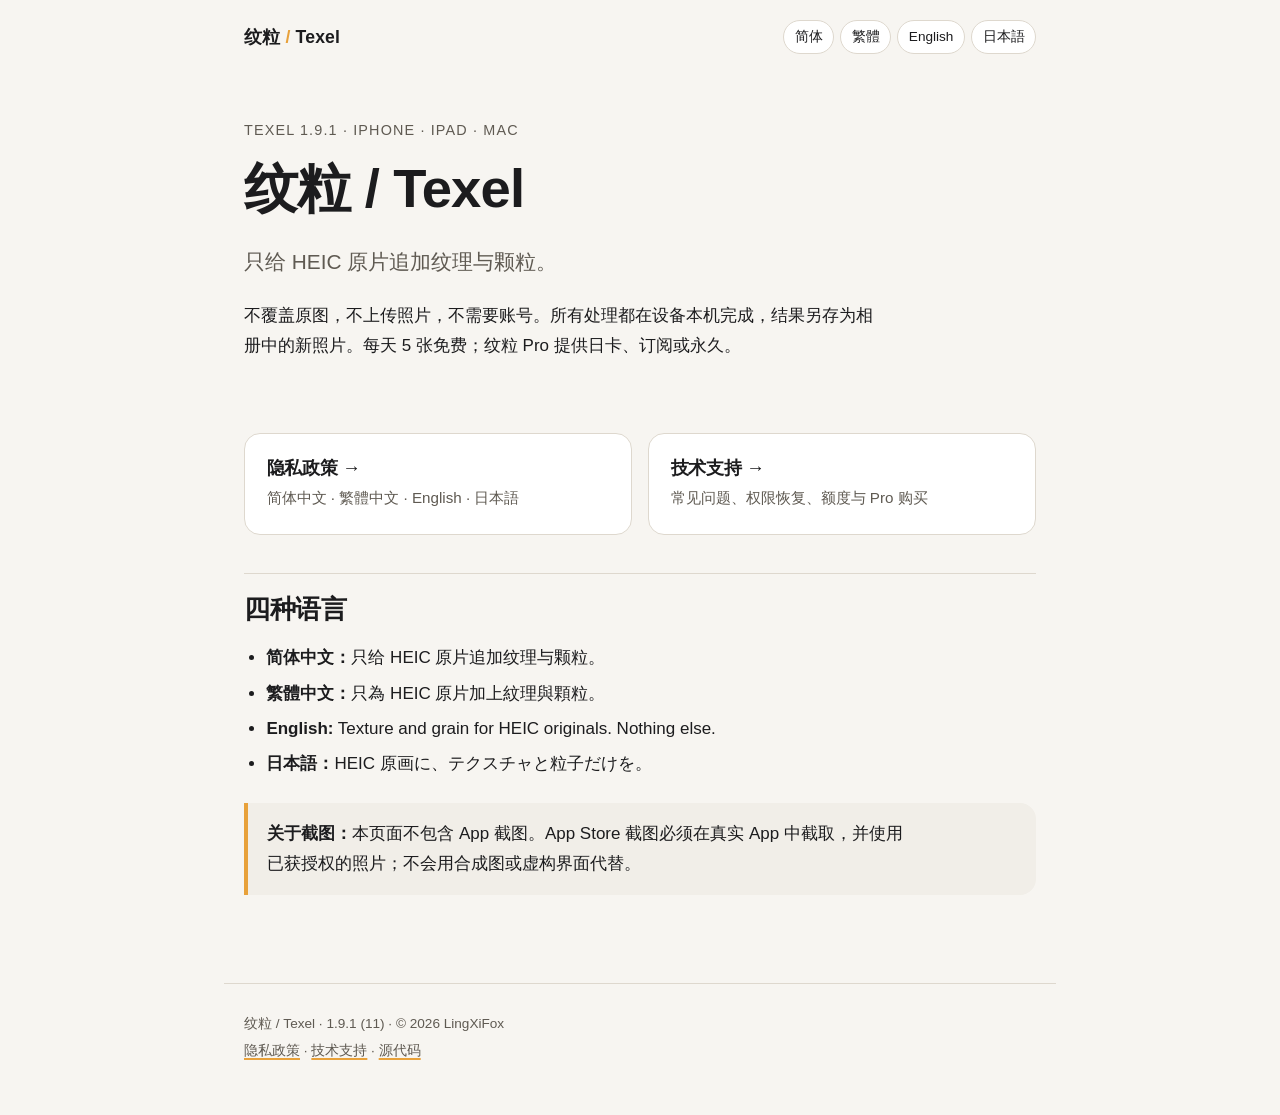
<file: docs/index.html>
<!doctype html>
<html lang="zh-Hans">
<head>
  <meta charset="utf-8">
  <meta name="viewport" content="width=device-width, initial-scale=1">
  <meta name="color-scheme" content="light dark">
  <title>纹粒 / Texel — 隐私与支持</title>
  <meta name="description" content="纹粒 / Texel 的隐私政策与技术支持页面。为 iPhone 16 / 17 HEIC 原片追加纹理与颗粒。">
  <link rel="stylesheet" href="styles.css">
</head>
<body>
  <a class="skip-link" href="#main">跳到主要内容</a>
  <header class="site-header">
    <a class="brand" href="./">纹粒 <span aria-hidden="true">/</span> Texel</a>
    <nav class="lang-nav" aria-label="语言 / Language">
      <a href="#zh-Hans" lang="zh-Hans">简体</a>
      <a href="#zh-Hant" lang="zh-Hant">繁體</a>
      <a href="#en" lang="en">English</a>
      <a href="#ja" lang="ja">日本語</a>
    </nav>
  </header>

  <main id="main">
    <section class="hero" lang="zh-Hans">
      <p class="eyebrow">Texel 1.9.1 · iPhone · iPad · Mac</p>
      <h1>纹粒 <span aria-hidden="true">/</span> Texel</h1>
      <p class="lede">只给 HEIC 原片追加纹理与颗粒。</p>
      <p>不覆盖原图，不上传照片，不需要账号。所有处理都在设备本机完成，结果另存为相册中的新照片。每天 5 张免费；纹粒 Pro 提供日卡、订阅或永久。</p>
    </section>

    <div class="card-grid">
      <a class="card" href="privacy/">
        <h2>隐私政策 <span aria-hidden="true">→</span></h2>
        <p>简体中文 · 繁體中文 · English · 日本語</p>
      </a>
      <a class="card" href="support/">
        <h2>技术支持 <span aria-hidden="true">→</span></h2>
        <p>常见问题、权限恢复、额度与 Pro 购买</p>
      </a>
    </div>

    <section aria-labelledby="taglines">
      <h2 id="taglines">四种语言</h2>
      <ul>
        <li id="zh-Hans" lang="zh-Hans"><strong>简体中文：</strong>只给 HEIC 原片追加纹理与颗粒。</li>
        <li id="zh-Hant" lang="zh-Hant"><strong>繁體中文：</strong>只為 HEIC 原片加上紋理與顆粒。</li>
        <li id="en" lang="en"><strong>English:</strong> Texture and grain for HEIC originals. Nothing else.</li>
        <li id="ja" lang="ja"><strong>日本語：</strong>HEIC 原画に、テクスチャと粒子だけを。</li>
      </ul>
    </section>

    <div class="callout">
      <p><strong>关于截图：</strong>本页面不包含 App 截图。App Store 截图必须在真实 App 中截取，并使用已获授权的照片；不会用合成图或虚构界面代替。</p>
    </div>
  </main>

  <footer class="site-footer">
    <p>纹粒 / Texel · 1.9.1 (11) · © 2026 LingXiFox</p>
    <p><a href="privacy/">隐私政策</a> · <a href="support/">技术支持</a> · <a href="https://github.com/LingXiFox/LingXiStyle">源代码</a></p>
  </footer>
</body>
</html>
</file>
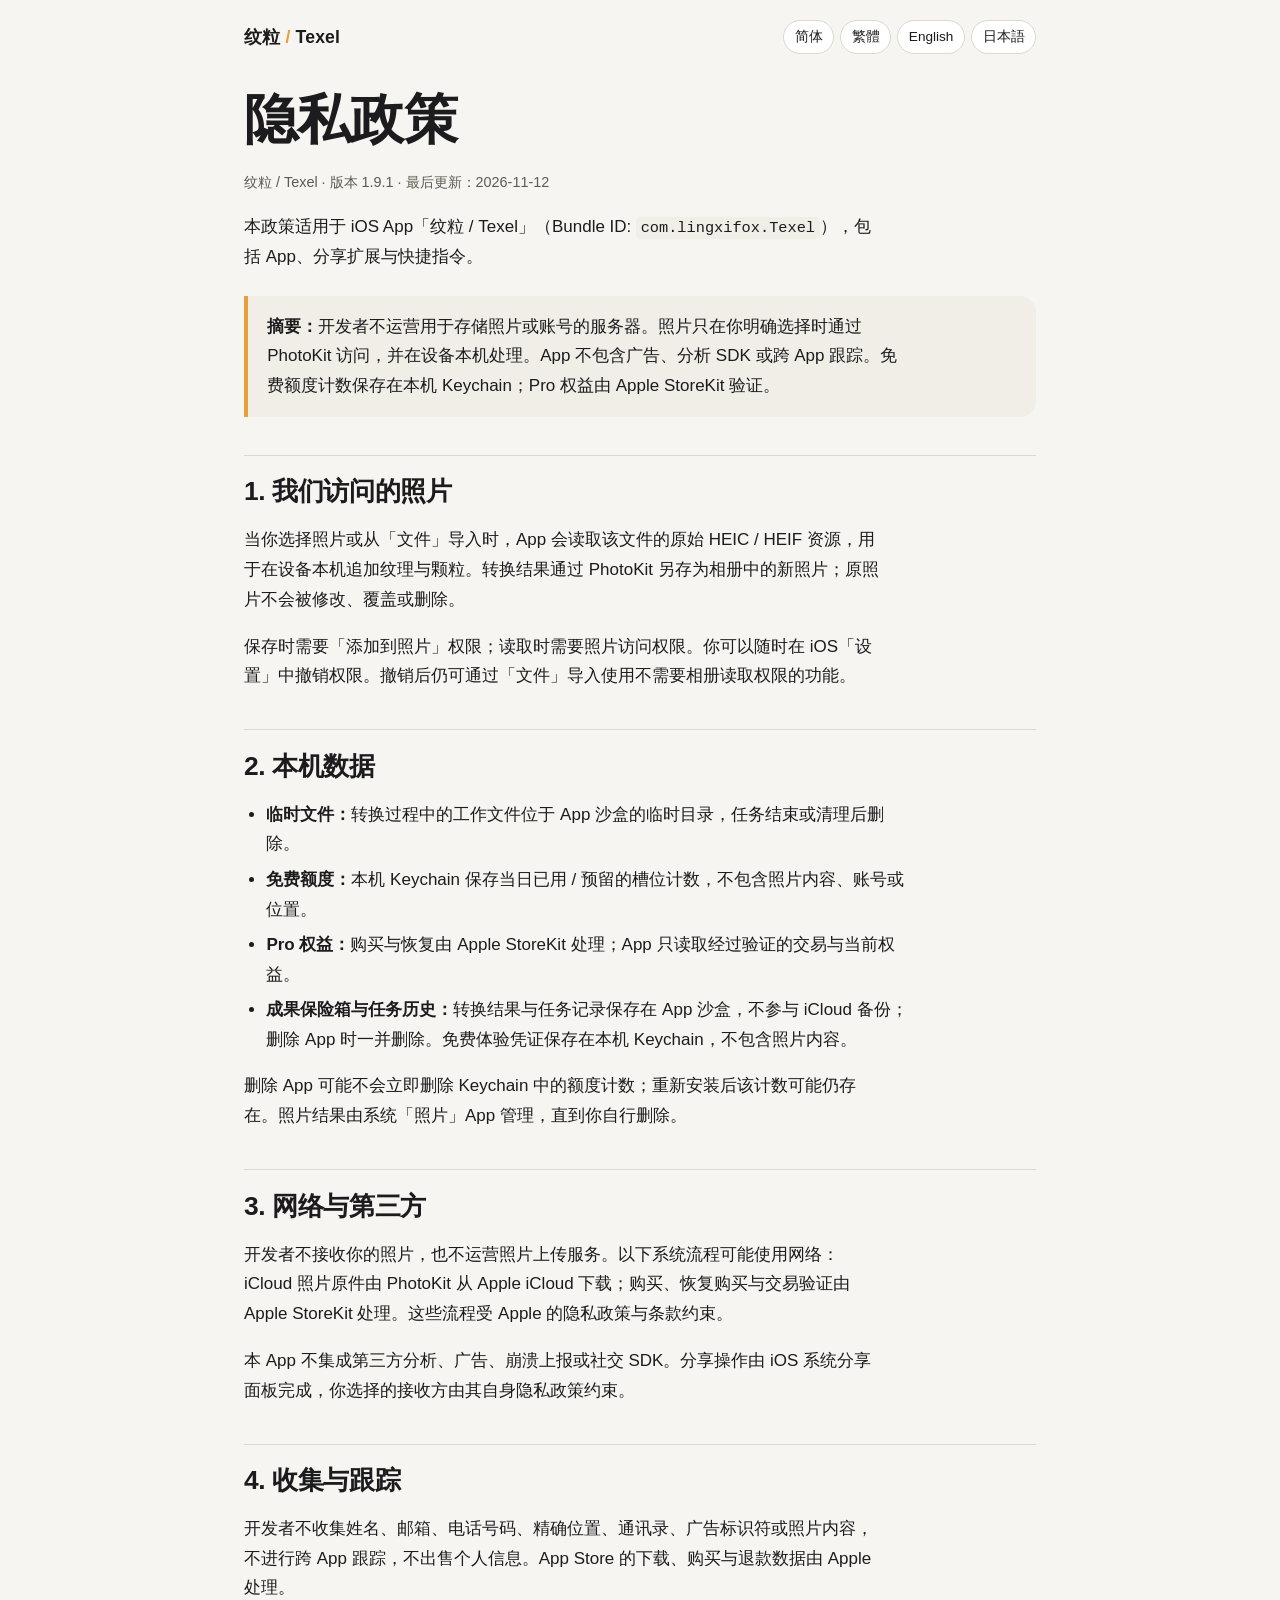
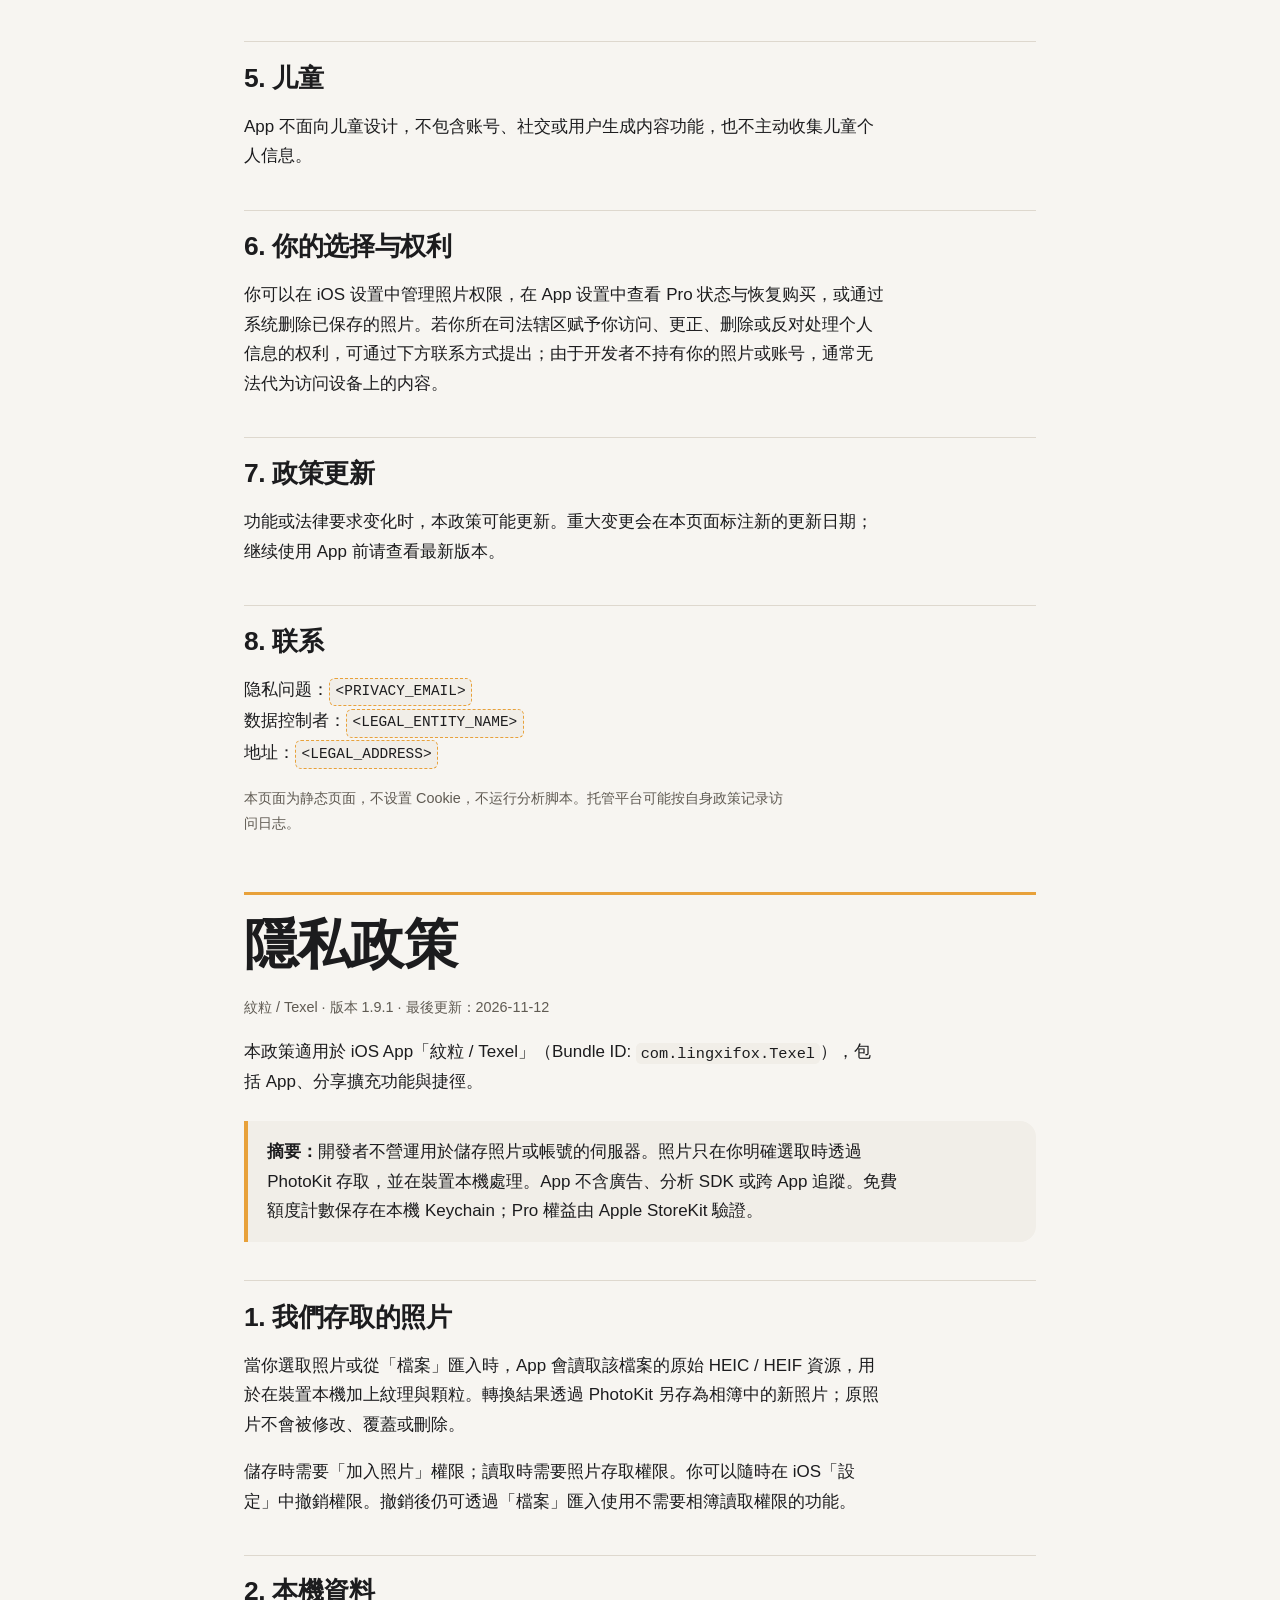
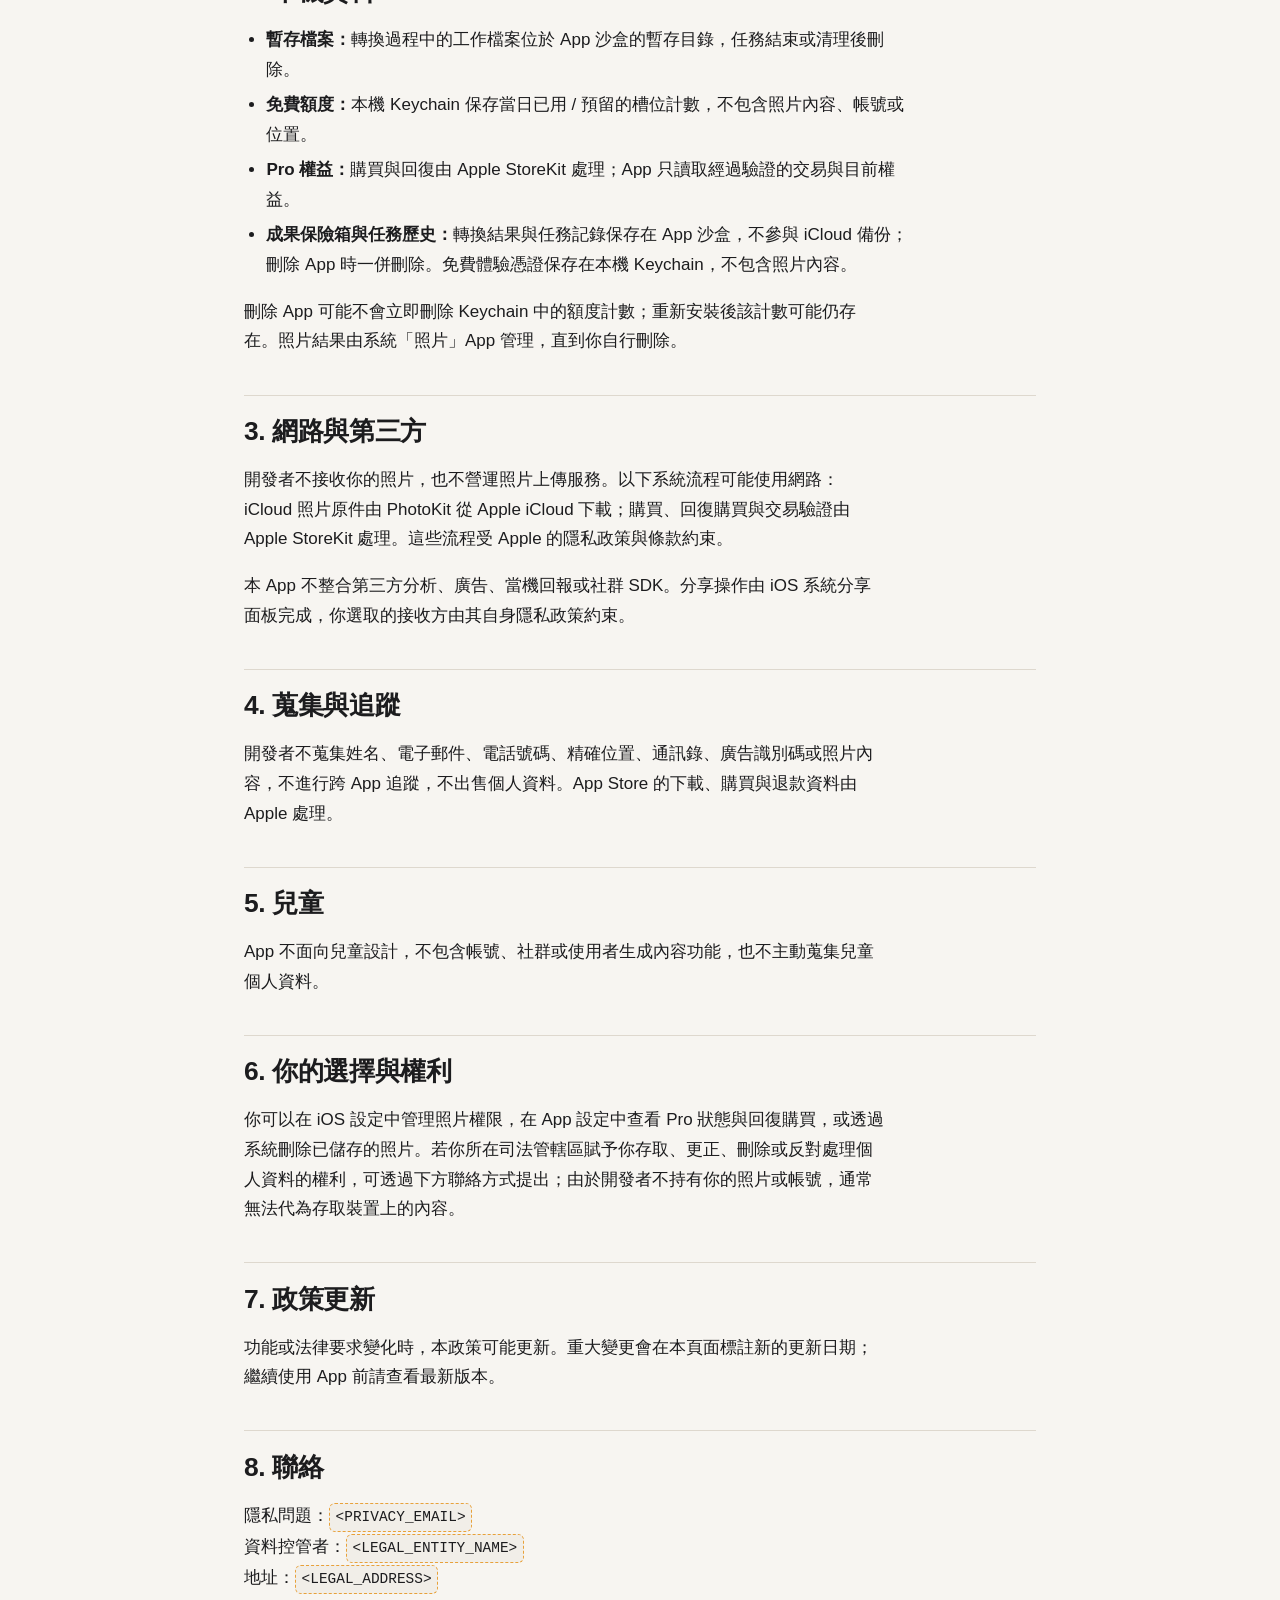
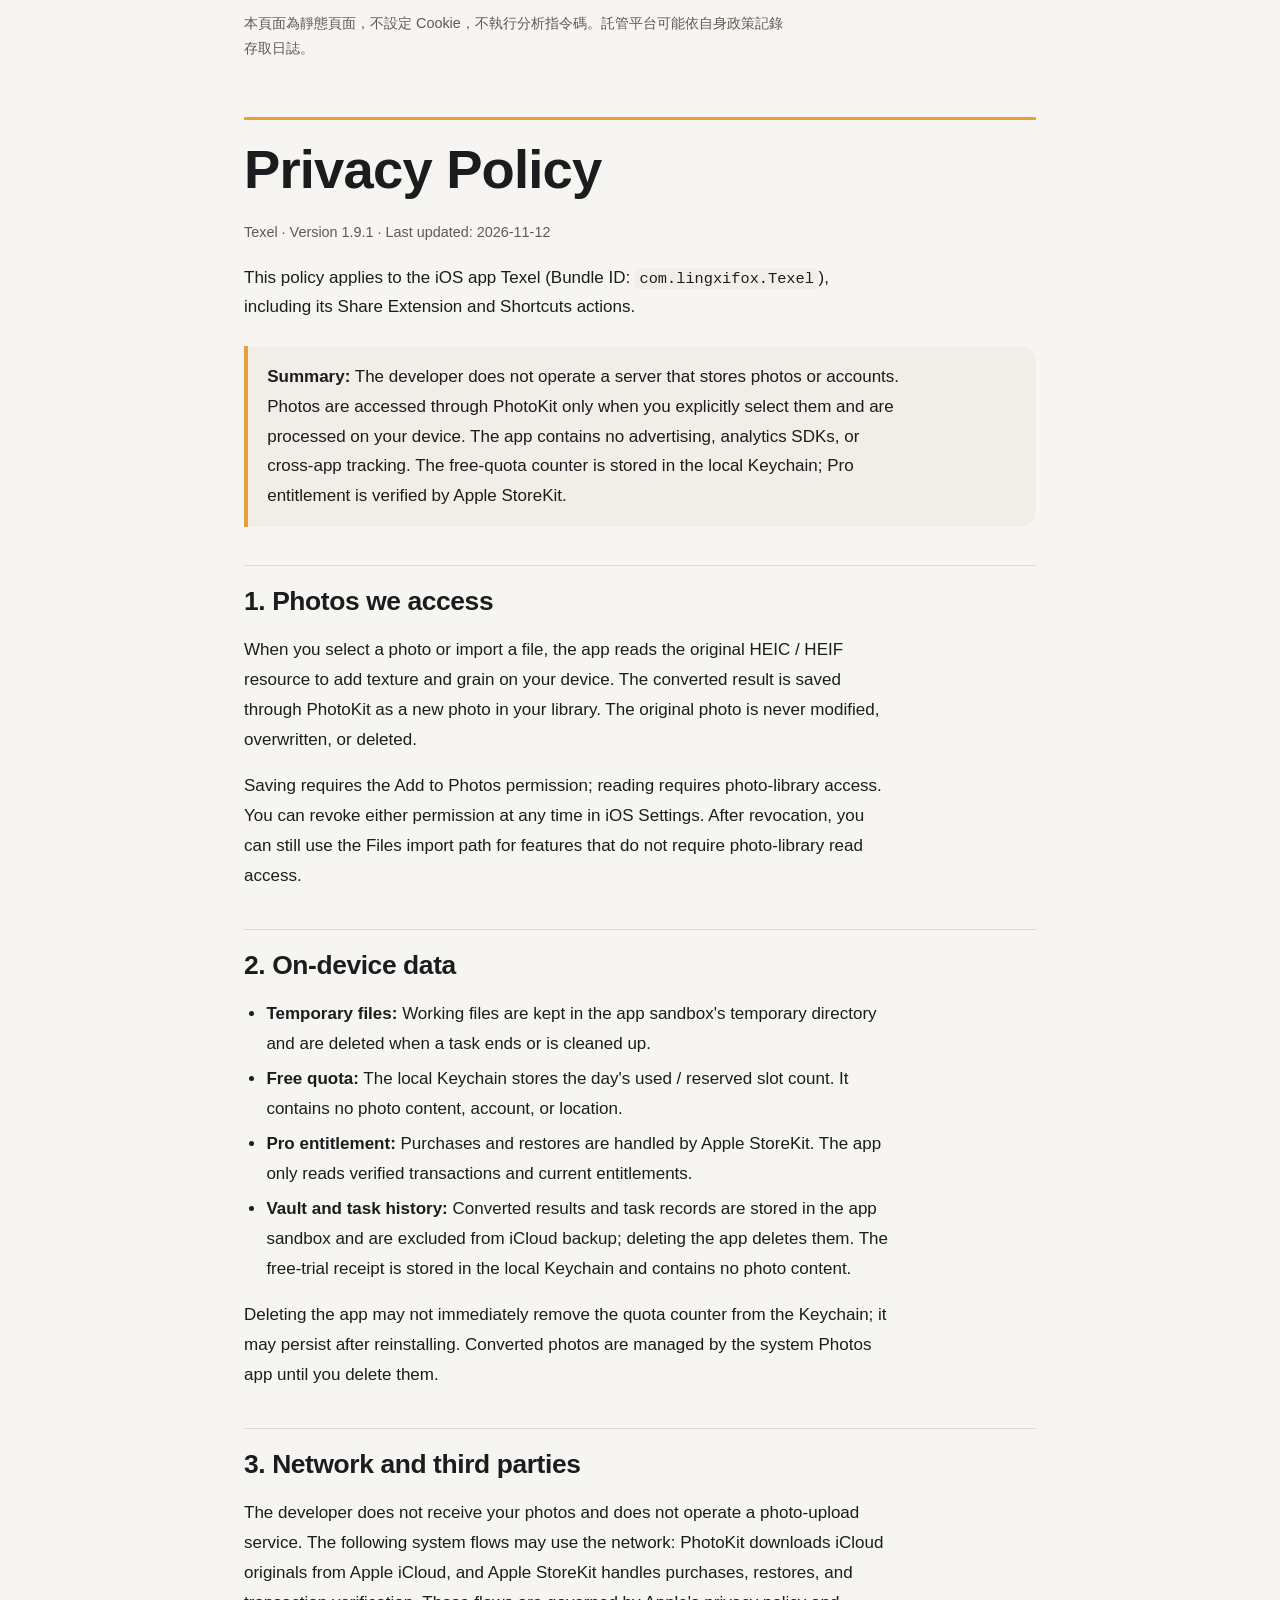
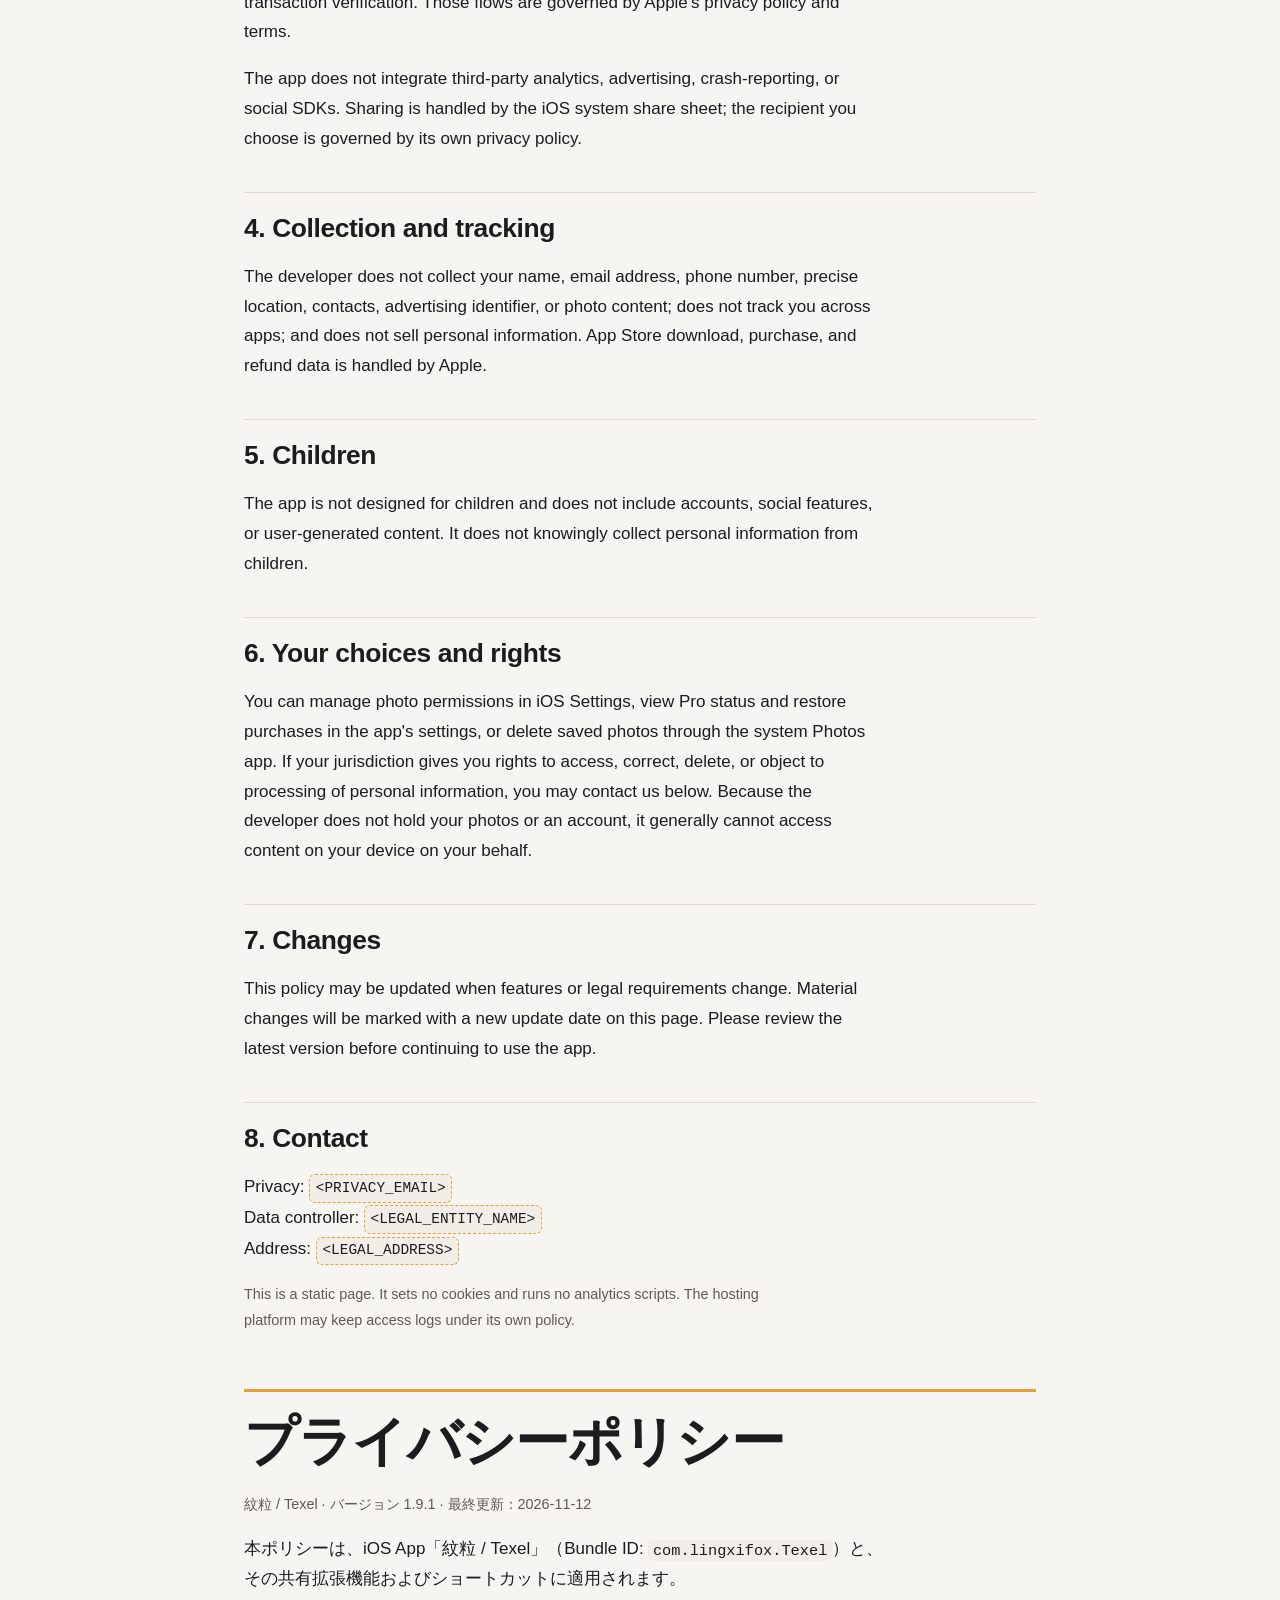
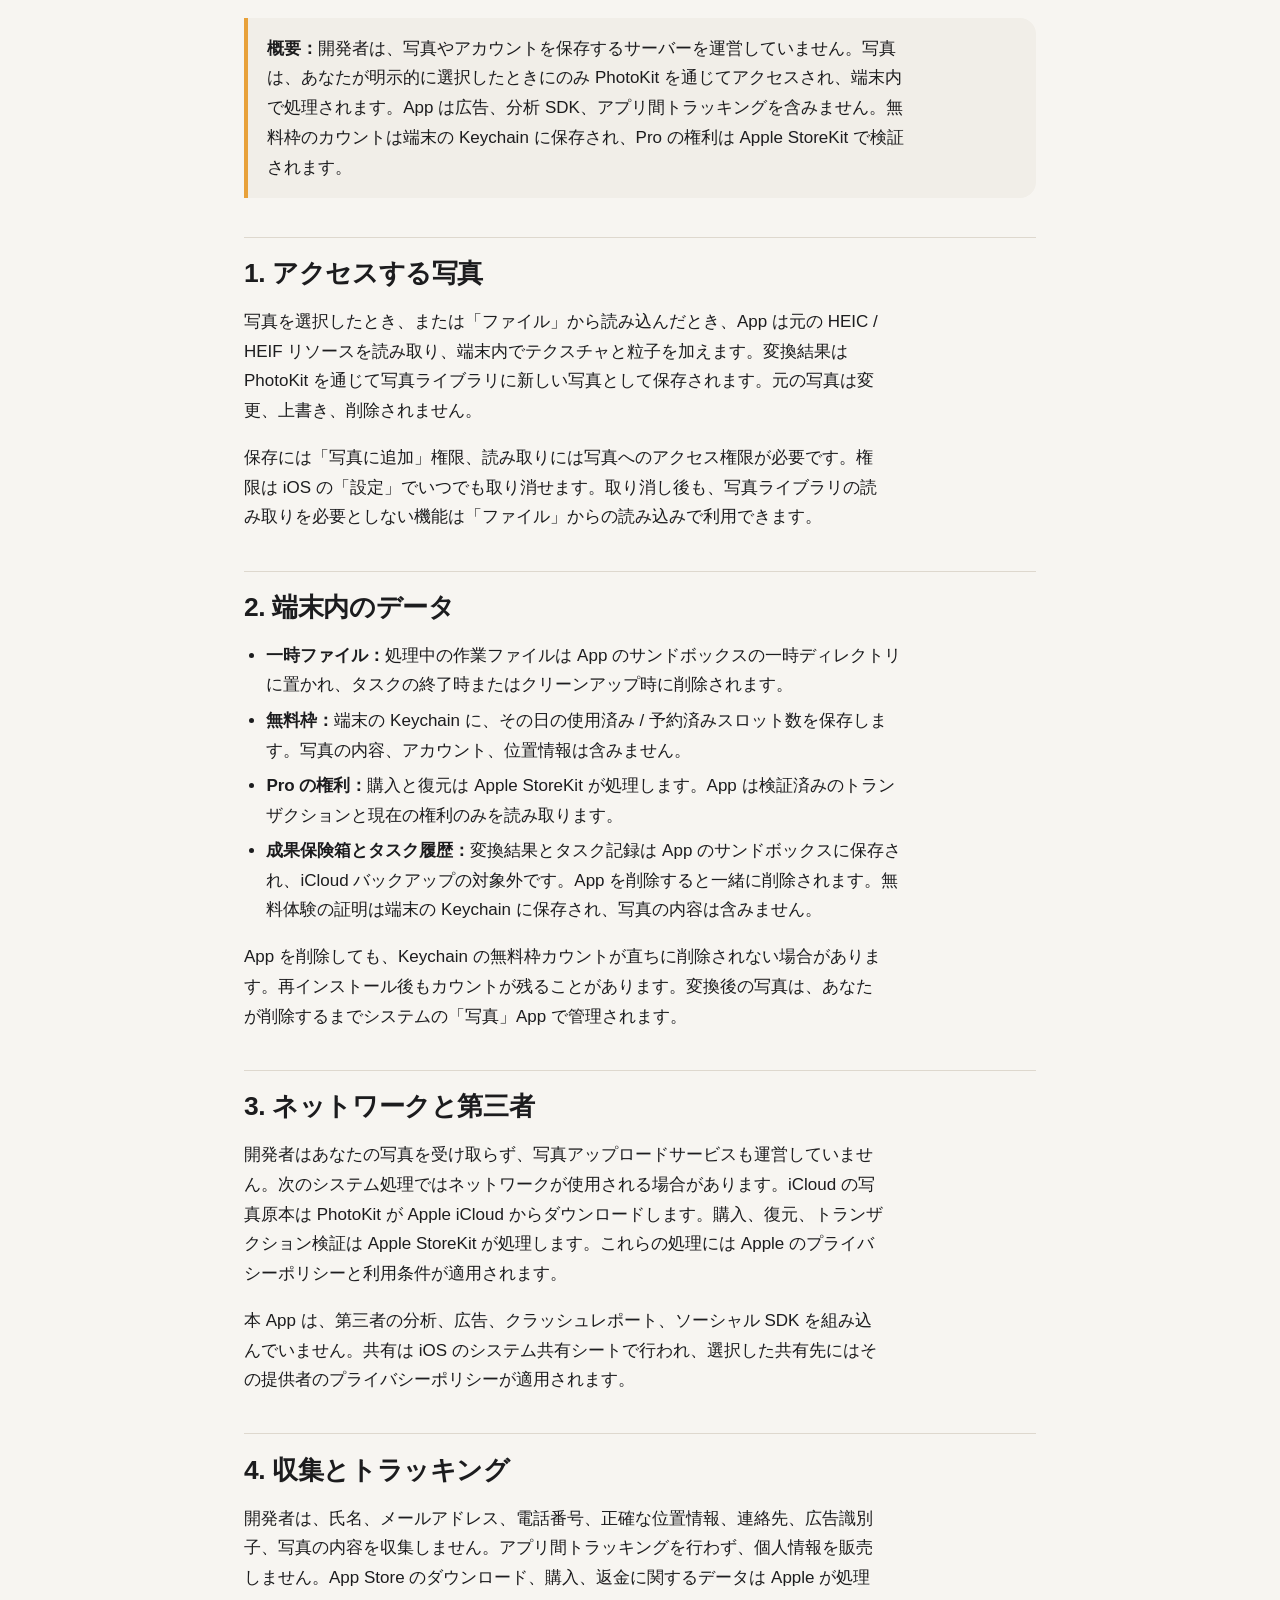
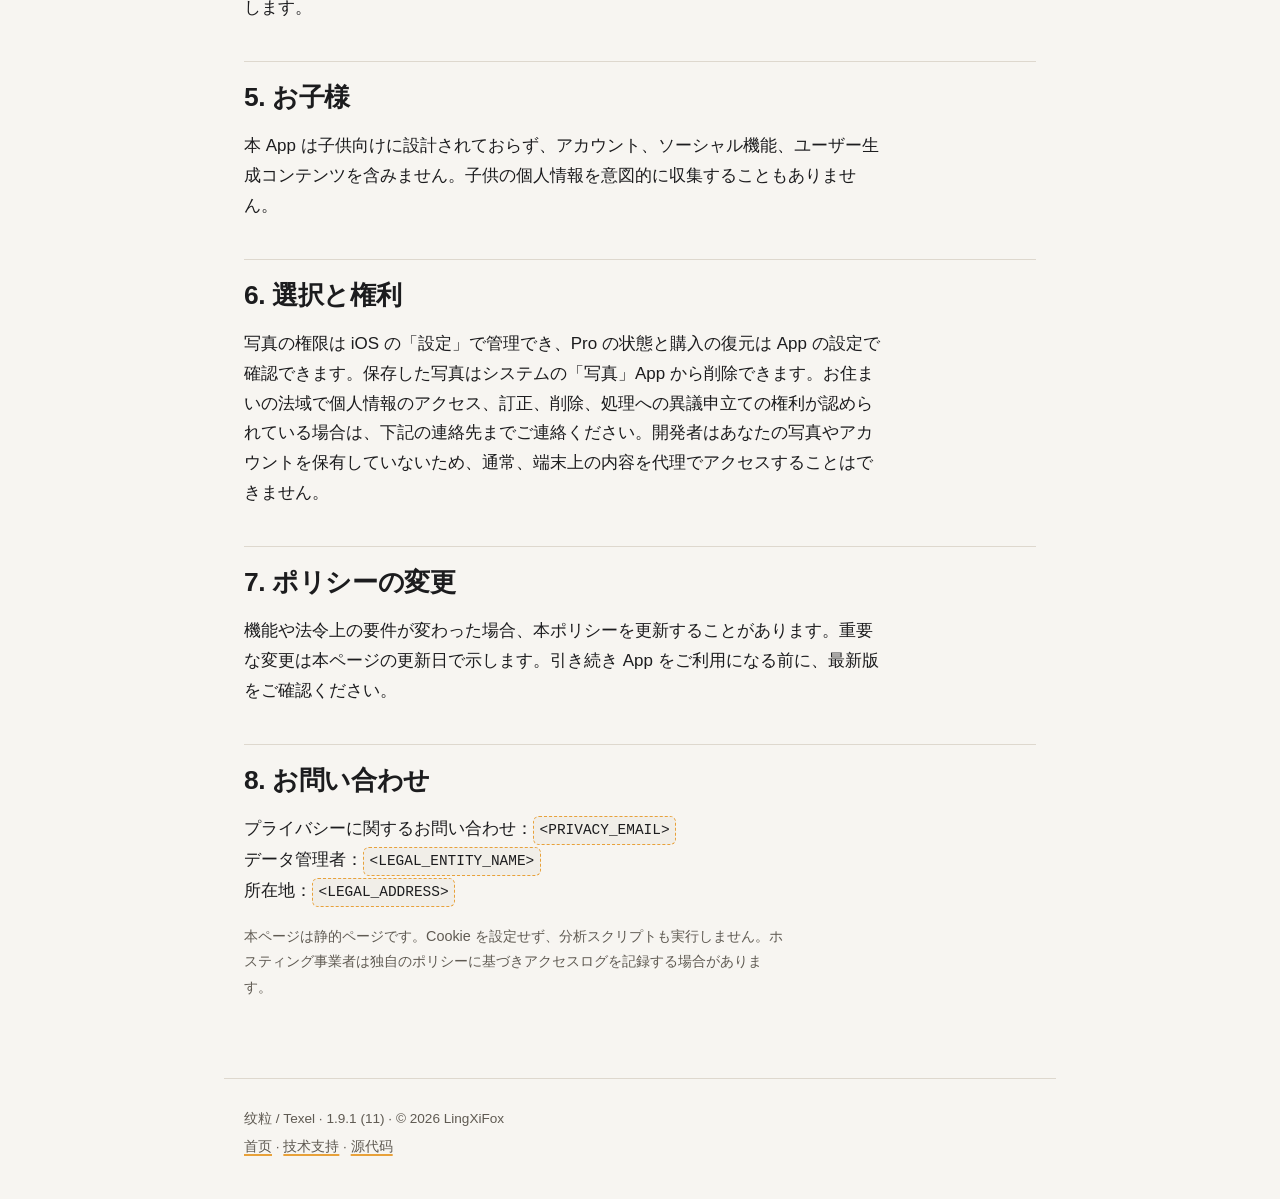
<file: docs/privacy/index.html>
<!doctype html>
<html lang="zh-Hans">
<head>
  <meta charset="utf-8">
  <meta name="viewport" content="width=device-width, initial-scale=1">
  <meta name="color-scheme" content="light dark">
  <title>隐私政策 · 纹粒 / Texel</title>
  <meta name="description" content="纹粒 / Texel 隐私政策：照片仅在本机处理，不上传到开发者服务器。">
  <link rel="stylesheet" href="../styles.css">
</head>
<body>
  <a class="skip-link" href="#main">跳到主要内容</a>
  <header class="site-header">
    <a class="brand" href="../">纹粒 <span aria-hidden="true">/</span> Texel</a>
    <nav class="lang-nav" aria-label="语言 / Language">
      <a href="#zh-Hans" lang="zh-Hans">简体</a>
      <a href="#zh-Hant" lang="zh-Hant">繁體</a>
      <a href="#en" lang="en">English</a>
      <a href="#ja" lang="ja">日本語</a>
    </nav>
  </header>

  <main id="main">
    <!-- REPLACE BEFORE PUBLISHING: PRIVACY_EMAIL, LEGAL_ENTITY_NAME, LEGAL_ADDRESS. -->
    <section class="lang-section" id="zh-Hans" lang="zh-Hans">
      <h1>隐私政策</h1>
      <p class="meta">纹粒 / Texel · 版本 1.9.1 · 最后更新：2026-11-12</p>
      <p>本政策适用于 iOS App「纹粒 / Texel」（Bundle ID: <code>com.lingxifox.Texel</code>），包括 App、分享扩展与快捷指令。</p>

      <div class="callout">
        <p><strong>摘要：</strong>开发者不运营用于存储照片或账号的服务器。照片只在你明确选择时通过 PhotoKit 访问，并在设备本机处理。App 不包含广告、分析 SDK 或跨 App 跟踪。免费额度计数保存在本机 Keychain；Pro 权益由 Apple StoreKit 验证。</p>
      </div>

      <h2>1. 我们访问的照片</h2>
      <p>当你选择照片或从「文件」导入时，App 会读取该文件的原始 HEIC / HEIF 资源，用于在设备本机追加纹理与颗粒。转换结果通过 PhotoKit 另存为相册中的新照片；原照片不会被修改、覆盖或删除。</p>
      <p>保存时需要「添加到照片」权限；读取时需要照片访问权限。你可以随时在 iOS「设置」中撤销权限。撤销后仍可通过「文件」导入使用不需要相册读取权限的功能。</p>

      <h2>2. 本机数据</h2>
      <ul>
        <li><strong>临时文件：</strong>转换过程中的工作文件位于 App 沙盒的临时目录，任务结束或清理后删除。</li>
        <li><strong>免费额度：</strong>本机 Keychain 保存当日已用 / 预留的槽位计数，不包含照片内容、账号或位置。</li>
        <li><strong>Pro 权益：</strong>购买与恢复由 Apple StoreKit 处理；App 只读取经过验证的交易与当前权益。</li>
        <li><strong>成果保险箱与任务历史：</strong>转换结果与任务记录保存在 App 沙盒，不参与 iCloud 备份；删除 App 时一并删除。免费体验凭证保存在本机 Keychain，不包含照片内容。</li>
      </ul>
      <p>删除 App 可能不会立即删除 Keychain 中的额度计数；重新安装后该计数可能仍存在。照片结果由系统「照片」App 管理，直到你自行删除。</p>

      <h2>3. 网络与第三方</h2>
      <p>开发者不接收你的照片，也不运营照片上传服务。以下系统流程可能使用网络：iCloud 照片原件由 PhotoKit 从 Apple iCloud 下载；购买、恢复购买与交易验证由 Apple StoreKit 处理。这些流程受 Apple 的隐私政策与条款约束。</p>
      <p>本 App 不集成第三方分析、广告、崩溃上报或社交 SDK。分享操作由 iOS 系统分享面板完成，你选择的接收方由其自身隐私政策约束。</p>

      <h2>4. 收集与跟踪</h2>
      <p>开发者不收集姓名、邮箱、电话号码、精确位置、通讯录、广告标识符或照片内容，不进行跨 App 跟踪，不出售个人信息。App Store 的下载、购买与退款数据由 Apple 处理。</p>

      <h2>5. 儿童</h2>
      <p>App 不面向儿童设计，不包含账号、社交或用户生成内容功能，也不主动收集儿童个人信息。</p>

      <h2>6. 你的选择与权利</h2>
      <p>你可以在 iOS 设置中管理照片权限，在 App 设置中查看 Pro 状态与恢复购买，或通过系统删除已保存的照片。若你所在司法辖区赋予你访问、更正、删除或反对处理个人信息的权利，可通过下方联系方式提出；由于开发者不持有你的照片或账号，通常无法代为访问设备上的内容。</p>

      <h2>7. 政策更新</h2>
      <p>功能或法律要求变化时，本政策可能更新。重大变更会在本页面标注新的更新日期；继续使用 App 前请查看最新版本。</p>

      <h2>8. 联系</h2>
      <p>隐私问题：<span class="placeholder">&lt;PRIVACY_EMAIL&gt;</span><br>
      数据控制者：<span class="placeholder">&lt;LEGAL_ENTITY_NAME&gt;</span><br>
      地址：<span class="placeholder">&lt;LEGAL_ADDRESS&gt;</span></p>
      <p class="meta">本页面为静态页面，不设置 Cookie，不运行分析脚本。托管平台可能按自身政策记录访问日志。</p>
    </section>

    <section class="lang-section" id="zh-Hant" lang="zh-Hant">
      <h1>隱私政策</h1>
      <p class="meta">紋粒 / Texel · 版本 1.9.1 · 最後更新：2026-11-12</p>
      <p>本政策適用於 iOS App「紋粒 / Texel」（Bundle ID: <code>com.lingxifox.Texel</code>），包括 App、分享擴充功能與捷徑。</p>

      <div class="callout">
        <p><strong>摘要：</strong>開發者不營運用於儲存照片或帳號的伺服器。照片只在你明確選取時透過 PhotoKit 存取，並在裝置本機處理。App 不含廣告、分析 SDK 或跨 App 追蹤。免費額度計數保存在本機 Keychain；Pro 權益由 Apple StoreKit 驗證。</p>
      </div>

      <h2>1. 我們存取的照片</h2>
      <p>當你選取照片或從「檔案」匯入時，App 會讀取該檔案的原始 HEIC / HEIF 資源，用於在裝置本機加上紋理與顆粒。轉換結果透過 PhotoKit 另存為相簿中的新照片；原照片不會被修改、覆蓋或刪除。</p>
      <p>儲存時需要「加入照片」權限；讀取時需要照片存取權限。你可以隨時在 iOS「設定」中撤銷權限。撤銷後仍可透過「檔案」匯入使用不需要相簿讀取權限的功能。</p>

      <h2>2. 本機資料</h2>
      <ul>
        <li><strong>暫存檔案：</strong>轉換過程中的工作檔案位於 App 沙盒的暫存目錄，任務結束或清理後刪除。</li>
        <li><strong>免費額度：</strong>本機 Keychain 保存當日已用 / 預留的槽位計數，不包含照片內容、帳號或位置。</li>
        <li><strong>Pro 權益：</strong>購買與回復由 Apple StoreKit 處理；App 只讀取經過驗證的交易與目前權益。</li>
        <li><strong>成果保險箱與任務歷史：</strong>轉換結果與任務記錄保存在 App 沙盒，不參與 iCloud 備份；刪除 App 時一併刪除。免費體驗憑證保存在本機 Keychain，不包含照片內容。</li>
      </ul>
      <p>刪除 App 可能不會立即刪除 Keychain 中的額度計數；重新安裝後該計數可能仍存在。照片結果由系統「照片」App 管理，直到你自行刪除。</p>

      <h2>3. 網路與第三方</h2>
      <p>開發者不接收你的照片，也不營運照片上傳服務。以下系統流程可能使用網路：iCloud 照片原件由 PhotoKit 從 Apple iCloud 下載；購買、回復購買與交易驗證由 Apple StoreKit 處理。這些流程受 Apple 的隱私政策與條款約束。</p>
      <p>本 App 不整合第三方分析、廣告、當機回報或社群 SDK。分享操作由 iOS 系統分享面板完成，你選取的接收方由其自身隱私政策約束。</p>

      <h2>4. 蒐集與追蹤</h2>
      <p>開發者不蒐集姓名、電子郵件、電話號碼、精確位置、通訊錄、廣告識別碼或照片內容，不進行跨 App 追蹤，不出售個人資料。App Store 的下載、購買與退款資料由 Apple 處理。</p>

      <h2>5. 兒童</h2>
      <p>App 不面向兒童設計，不包含帳號、社群或使用者生成內容功能，也不主動蒐集兒童個人資料。</p>

      <h2>6. 你的選擇與權利</h2>
      <p>你可以在 iOS 設定中管理照片權限，在 App 設定中查看 Pro 狀態與回復購買，或透過系統刪除已儲存的照片。若你所在司法管轄區賦予你存取、更正、刪除或反對處理個人資料的權利，可透過下方聯絡方式提出；由於開發者不持有你的照片或帳號，通常無法代為存取裝置上的內容。</p>

      <h2>7. 政策更新</h2>
      <p>功能或法律要求變化時，本政策可能更新。重大變更會在本頁面標註新的更新日期；繼續使用 App 前請查看最新版本。</p>

      <h2>8. 聯絡</h2>
      <p>隱私問題：<span class="placeholder">&lt;PRIVACY_EMAIL&gt;</span><br>
      資料控管者：<span class="placeholder">&lt;LEGAL_ENTITY_NAME&gt;</span><br>
      地址：<span class="placeholder">&lt;LEGAL_ADDRESS&gt;</span></p>
      <p class="meta">本頁面為靜態頁面，不設定 Cookie，不執行分析指令碼。託管平台可能依自身政策記錄存取日誌。</p>
    </section>

    <section class="lang-section" id="en" lang="en">
      <h1>Privacy Policy</h1>
      <p class="meta">Texel · Version 1.9.1 · Last updated: 2026-11-12</p>
      <p>This policy applies to the iOS app Texel (Bundle ID: <code>com.lingxifox.Texel</code>), including its Share Extension and Shortcuts actions.</p>

      <div class="callout">
        <p><strong>Summary:</strong> The developer does not operate a server that stores photos or accounts. Photos are accessed through PhotoKit only when you explicitly select them and are processed on your device. The app contains no advertising, analytics SDKs, or cross-app tracking. The free-quota counter is stored in the local Keychain; Pro entitlement is verified by Apple StoreKit.</p>
      </div>

      <h2>1. Photos we access</h2>
      <p>When you select a photo or import a file, the app reads the original HEIC / HEIF resource to add texture and grain on your device. The converted result is saved through PhotoKit as a new photo in your library. The original photo is never modified, overwritten, or deleted.</p>
      <p>Saving requires the Add to Photos permission; reading requires photo-library access. You can revoke either permission at any time in iOS Settings. After revocation, you can still use the Files import path for features that do not require photo-library read access.</p>

      <h2>2. On-device data</h2>
      <ul>
        <li><strong>Temporary files:</strong> Working files are kept in the app sandbox's temporary directory and are deleted when a task ends or is cleaned up.</li>
        <li><strong>Free quota:</strong> The local Keychain stores the day's used / reserved slot count. It contains no photo content, account, or location.</li>
        <li><strong>Pro entitlement:</strong> Purchases and restores are handled by Apple StoreKit. The app only reads verified transactions and current entitlements.</li>
        <li><strong>Vault and task history:</strong> Converted results and task records are stored in the app sandbox and are excluded from iCloud backup; deleting the app deletes them. The free-trial receipt is stored in the local Keychain and contains no photo content.</li>
      </ul>
      <p>Deleting the app may not immediately remove the quota counter from the Keychain; it may persist after reinstalling. Converted photos are managed by the system Photos app until you delete them.</p>

      <h2>3. Network and third parties</h2>
      <p>The developer does not receive your photos and does not operate a photo-upload service. The following system flows may use the network: PhotoKit downloads iCloud originals from Apple iCloud, and Apple StoreKit handles purchases, restores, and transaction verification. Those flows are governed by Apple's privacy policy and terms.</p>
      <p>The app does not integrate third-party analytics, advertising, crash-reporting, or social SDKs. Sharing is handled by the iOS system share sheet; the recipient you choose is governed by its own privacy policy.</p>

      <h2>4. Collection and tracking</h2>
      <p>The developer does not collect your name, email address, phone number, precise location, contacts, advertising identifier, or photo content; does not track you across apps; and does not sell personal information. App Store download, purchase, and refund data is handled by Apple.</p>

      <h2>5. Children</h2>
      <p>The app is not designed for children and does not include accounts, social features, or user-generated content. It does not knowingly collect personal information from children.</p>

      <h2>6. Your choices and rights</h2>
      <p>You can manage photo permissions in iOS Settings, view Pro status and restore purchases in the app's settings, or delete saved photos through the system Photos app. If your jurisdiction gives you rights to access, correct, delete, or object to processing of personal information, you may contact us below. Because the developer does not hold your photos or an account, it generally cannot access content on your device on your behalf.</p>

      <h2>7. Changes</h2>
      <p>This policy may be updated when features or legal requirements change. Material changes will be marked with a new update date on this page. Please review the latest version before continuing to use the app.</p>

      <h2>8. Contact</h2>
      <p>Privacy: <span class="placeholder">&lt;PRIVACY_EMAIL&gt;</span><br>
      Data controller: <span class="placeholder">&lt;LEGAL_ENTITY_NAME&gt;</span><br>
      Address: <span class="placeholder">&lt;LEGAL_ADDRESS&gt;</span></p>
      <p class="meta">This is a static page. It sets no cookies and runs no analytics scripts. The hosting platform may keep access logs under its own policy.</p>
    </section>

    <section class="lang-section" id="ja" lang="ja">
      <h1>プライバシーポリシー</h1>
      <p class="meta">紋粒 / Texel · バージョン 1.9.1 · 最終更新：2026-11-12</p>
      <p>本ポリシーは、iOS App「紋粒 / Texel」（Bundle ID: <code>com.lingxifox.Texel</code>）と、その共有拡張機能およびショートカットに適用されます。</p>

      <div class="callout">
        <p><strong>概要：</strong>開発者は、写真やアカウントを保存するサーバーを運営していません。写真は、あなたが明示的に選択したときにのみ PhotoKit を通じてアクセスされ、端末内で処理されます。App は広告、分析 SDK、アプリ間トラッキングを含みません。無料枠のカウントは端末の Keychain に保存され、Pro の権利は Apple StoreKit で検証されます。</p>
      </div>

      <h2>1. アクセスする写真</h2>
      <p>写真を選択したとき、または「ファイル」から読み込んだとき、App は元の HEIC / HEIF リソースを読み取り、端末内でテクスチャと粒子を加えます。変換結果は PhotoKit を通じて写真ライブラリに新しい写真として保存されます。元の写真は変更、上書き、削除されません。</p>
      <p>保存には「写真に追加」権限、読み取りには写真へのアクセス権限が必要です。権限は iOS の「設定」でいつでも取り消せます。取り消し後も、写真ライブラリの読み取りを必要としない機能は「ファイル」からの読み込みで利用できます。</p>

      <h2>2. 端末内のデータ</h2>
      <ul>
        <li><strong>一時ファイル：</strong>処理中の作業ファイルは App のサンドボックスの一時ディレクトリに置かれ、タスクの終了時またはクリーンアップ時に削除されます。</li>
        <li><strong>無料枠：</strong>端末の Keychain に、その日の使用済み / 予約済みスロット数を保存します。写真の内容、アカウント、位置情報は含みません。</li>
        <li><strong>Pro の権利：</strong>購入と復元は Apple StoreKit が処理します。App は検証済みのトランザクションと現在の権利のみを読み取ります。</li>
        <li><strong>成果保険箱とタスク履歴：</strong>変換結果とタスク記録は App のサンドボックスに保存され、iCloud バックアップの対象外です。App を削除すると一緒に削除されます。無料体験の証明は端末の Keychain に保存され、写真の内容は含みません。</li>
      </ul>
      <p>App を削除しても、Keychain の無料枠カウントが直ちに削除されない場合があります。再インストール後もカウントが残ることがあります。変換後の写真は、あなたが削除するまでシステムの「写真」App で管理されます。</p>

      <h2>3. ネットワークと第三者</h2>
      <p>開発者はあなたの写真を受け取らず、写真アップロードサービスも運営していません。次のシステム処理ではネットワークが使用される場合があります。iCloud の写真原本は PhotoKit が Apple iCloud からダウンロードします。購入、復元、トランザクション検証は Apple StoreKit が処理します。これらの処理には Apple のプライバシーポリシーと利用条件が適用されます。</p>
      <p>本 App は、第三者の分析、広告、クラッシュレポート、ソーシャル SDK を組み込んでいません。共有は iOS のシステム共有シートで行われ、選択した共有先にはその提供者のプライバシーポリシーが適用されます。</p>

      <h2>4. 収集とトラッキング</h2>
      <p>開発者は、氏名、メールアドレス、電話番号、正確な位置情報、連絡先、広告識別子、写真の内容を収集しません。アプリ間トラッキングを行わず、個人情報を販売しません。App Store のダウンロード、購入、返金に関するデータは Apple が処理します。</p>

      <h2>5. お子様</h2>
      <p>本 App は子供向けに設計されておらず、アカウント、ソーシャル機能、ユーザー生成コンテンツを含みません。子供の個人情報を意図的に収集することもありません。</p>

      <h2>6. 選択と権利</h2>
      <p>写真の権限は iOS の「設定」で管理でき、Pro の状態と購入の復元は App の設定で確認できます。保存した写真はシステムの「写真」App から削除できます。お住まいの法域で個人情報のアクセス、訂正、削除、処理への異議申立ての権利が認められている場合は、下記の連絡先までご連絡ください。開発者はあなたの写真やアカウントを保有していないため、通常、端末上の内容を代理でアクセスすることはできません。</p>

      <h2>7. ポリシーの変更</h2>
      <p>機能や法令上の要件が変わった場合、本ポリシーを更新することがあります。重要な変更は本ページの更新日で示します。引き続き App をご利用になる前に、最新版をご確認ください。</p>

      <h2>8. お問い合わせ</h2>
      <p>プライバシーに関するお問い合わせ：<span class="placeholder">&lt;PRIVACY_EMAIL&gt;</span><br>
      データ管理者：<span class="placeholder">&lt;LEGAL_ENTITY_NAME&gt;</span><br>
      所在地：<span class="placeholder">&lt;LEGAL_ADDRESS&gt;</span></p>
      <p class="meta">本ページは静的ページです。Cookie を設定せず、分析スクリプトも実行しません。ホスティング事業者は独自のポリシーに基づきアクセスログを記録する場合があります。</p>
    </section>
  </main>

  <footer class="site-footer">
    <p>纹粒 / Texel · 1.9.1 (11) · © 2026 LingXiFox</p>
    <p><a href="../">首页</a> · <a href="../support/">技术支持</a> · <a href="https://github.com/LingXiFox/LingXiStyle">源代码</a></p>
  </footer>
</body>
</html>
</file>
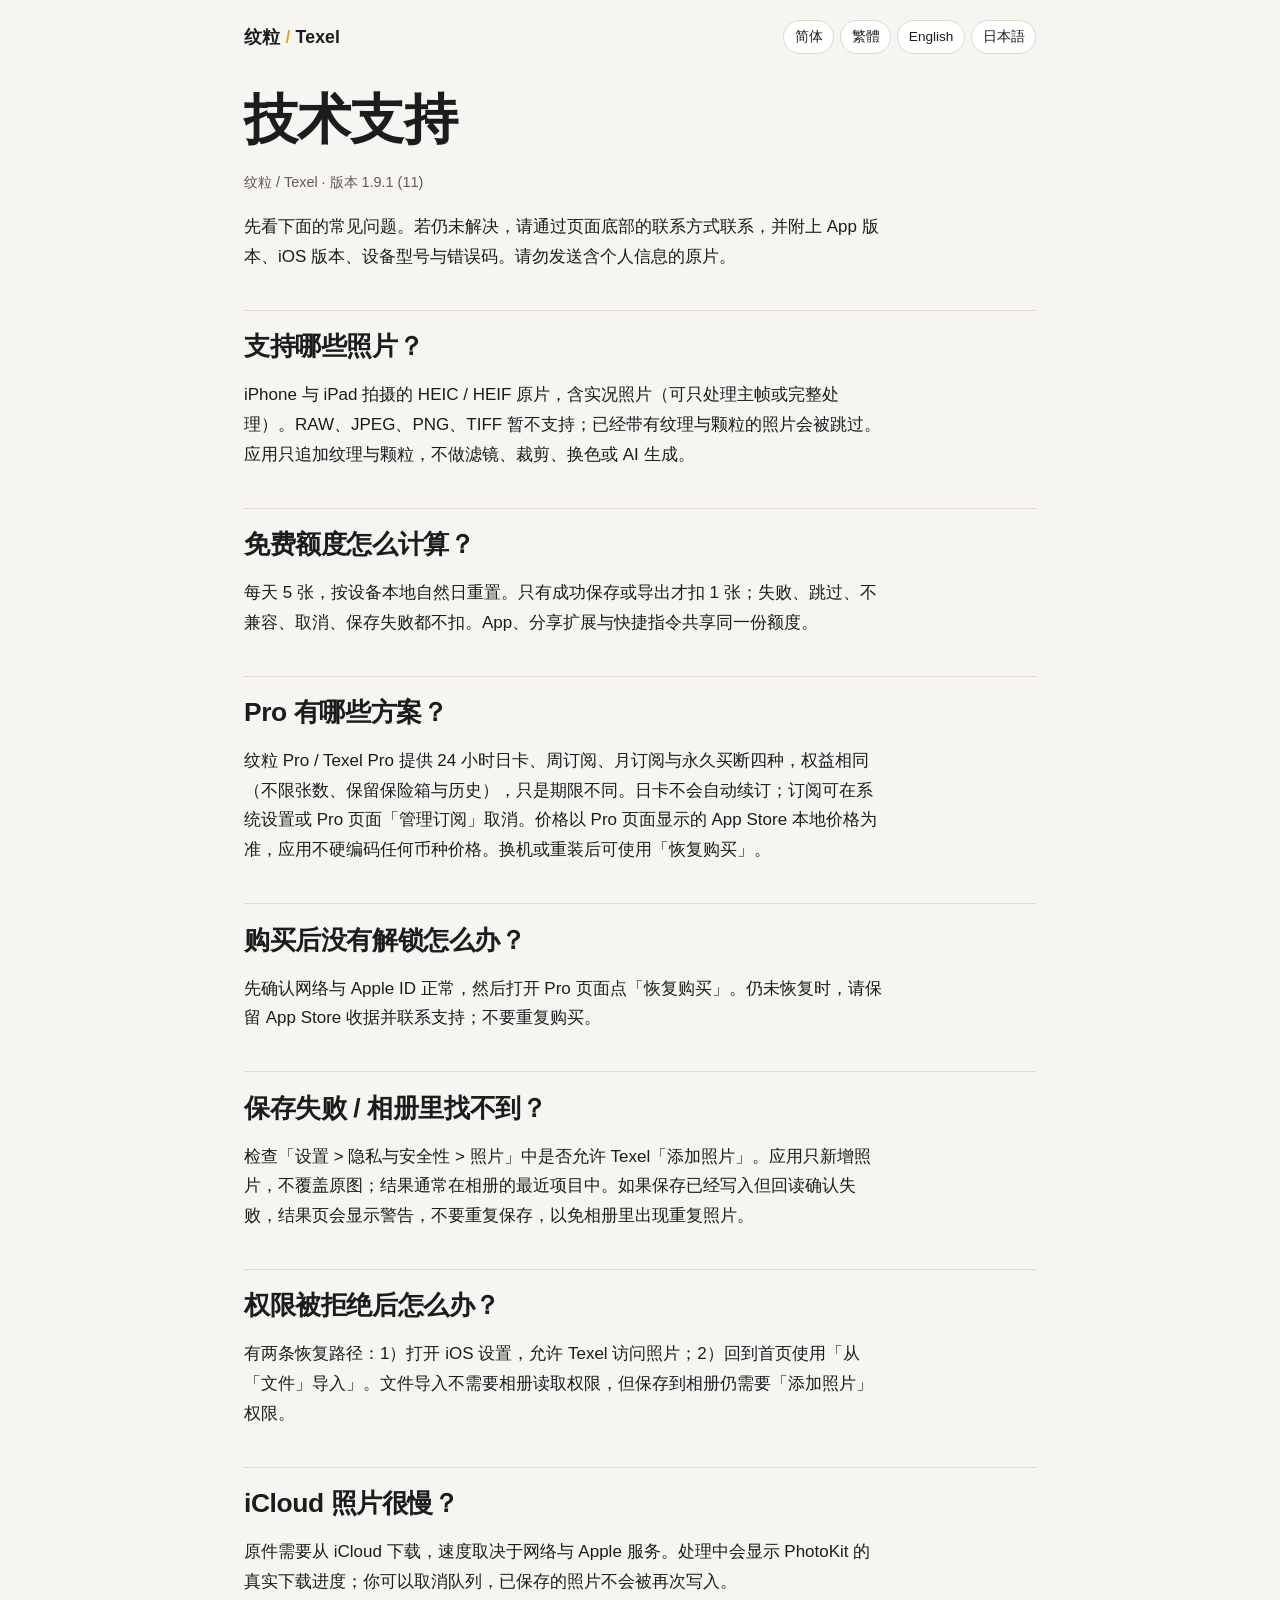
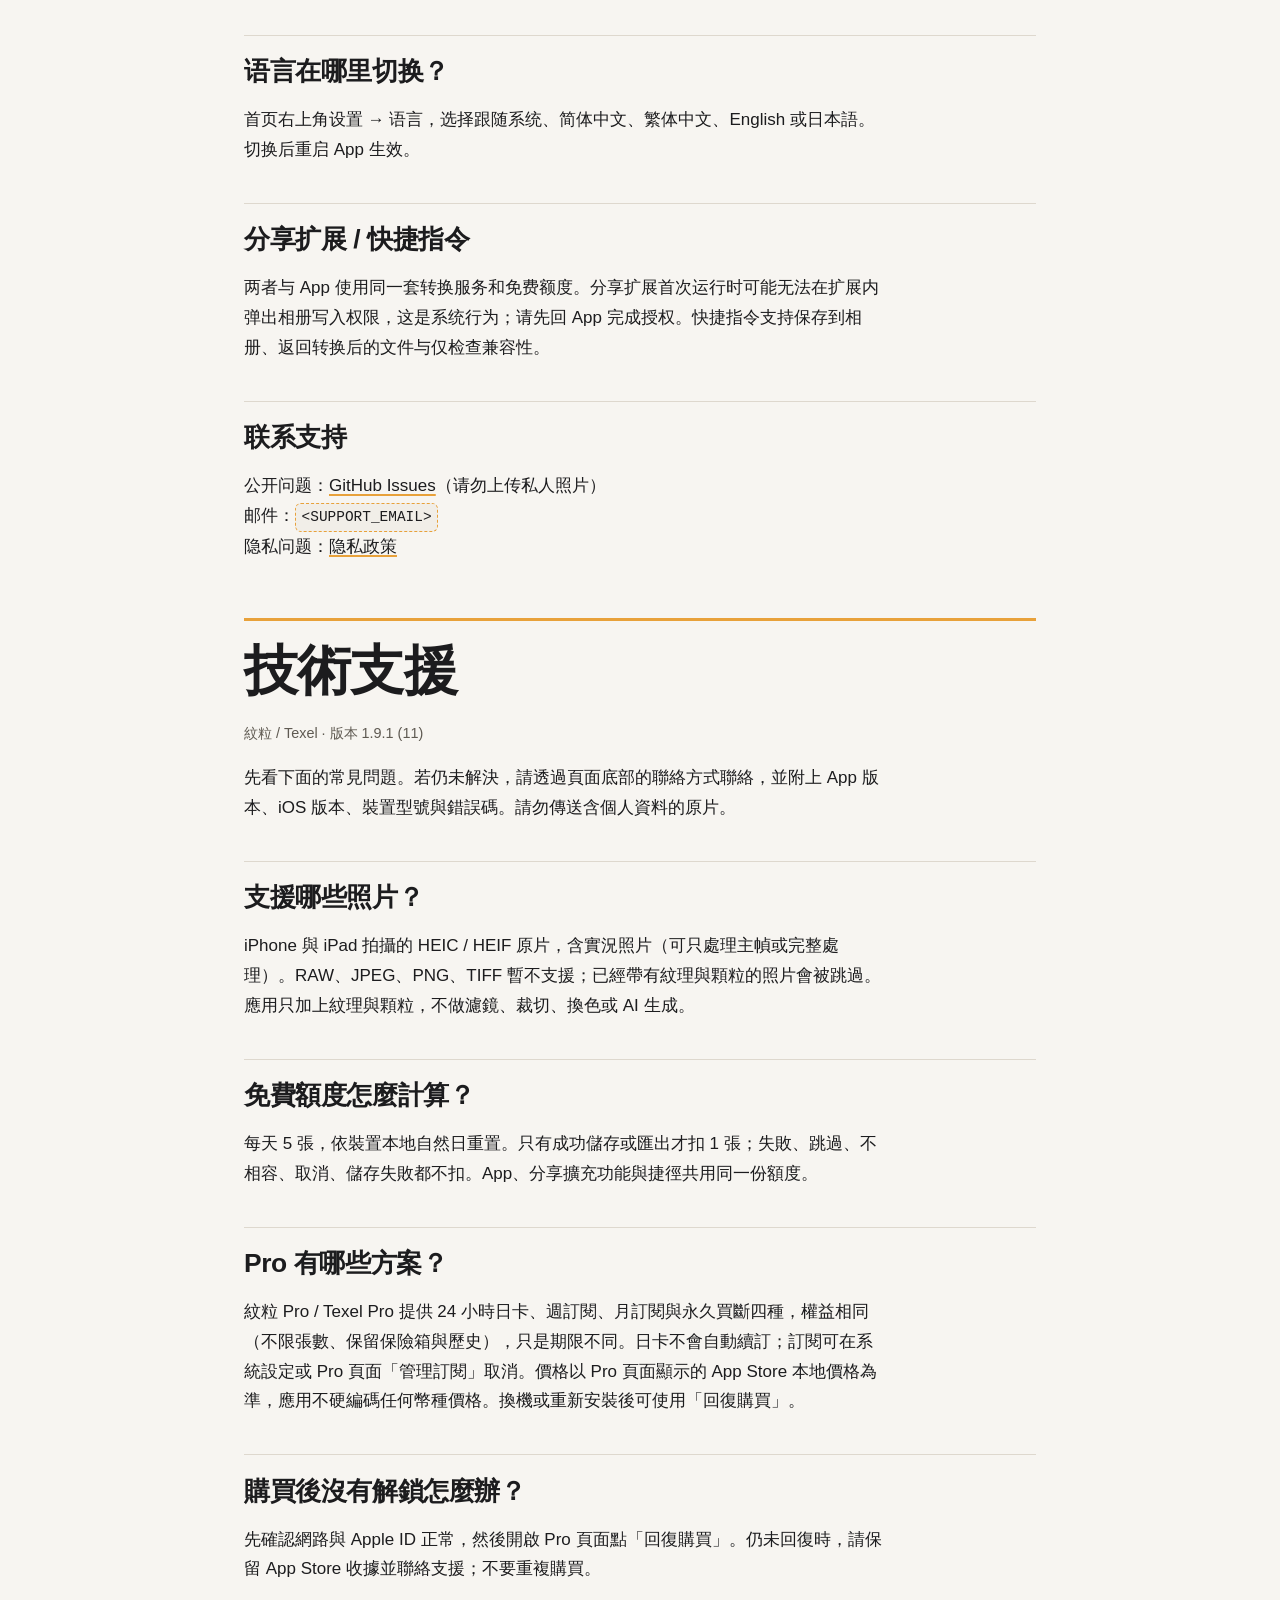
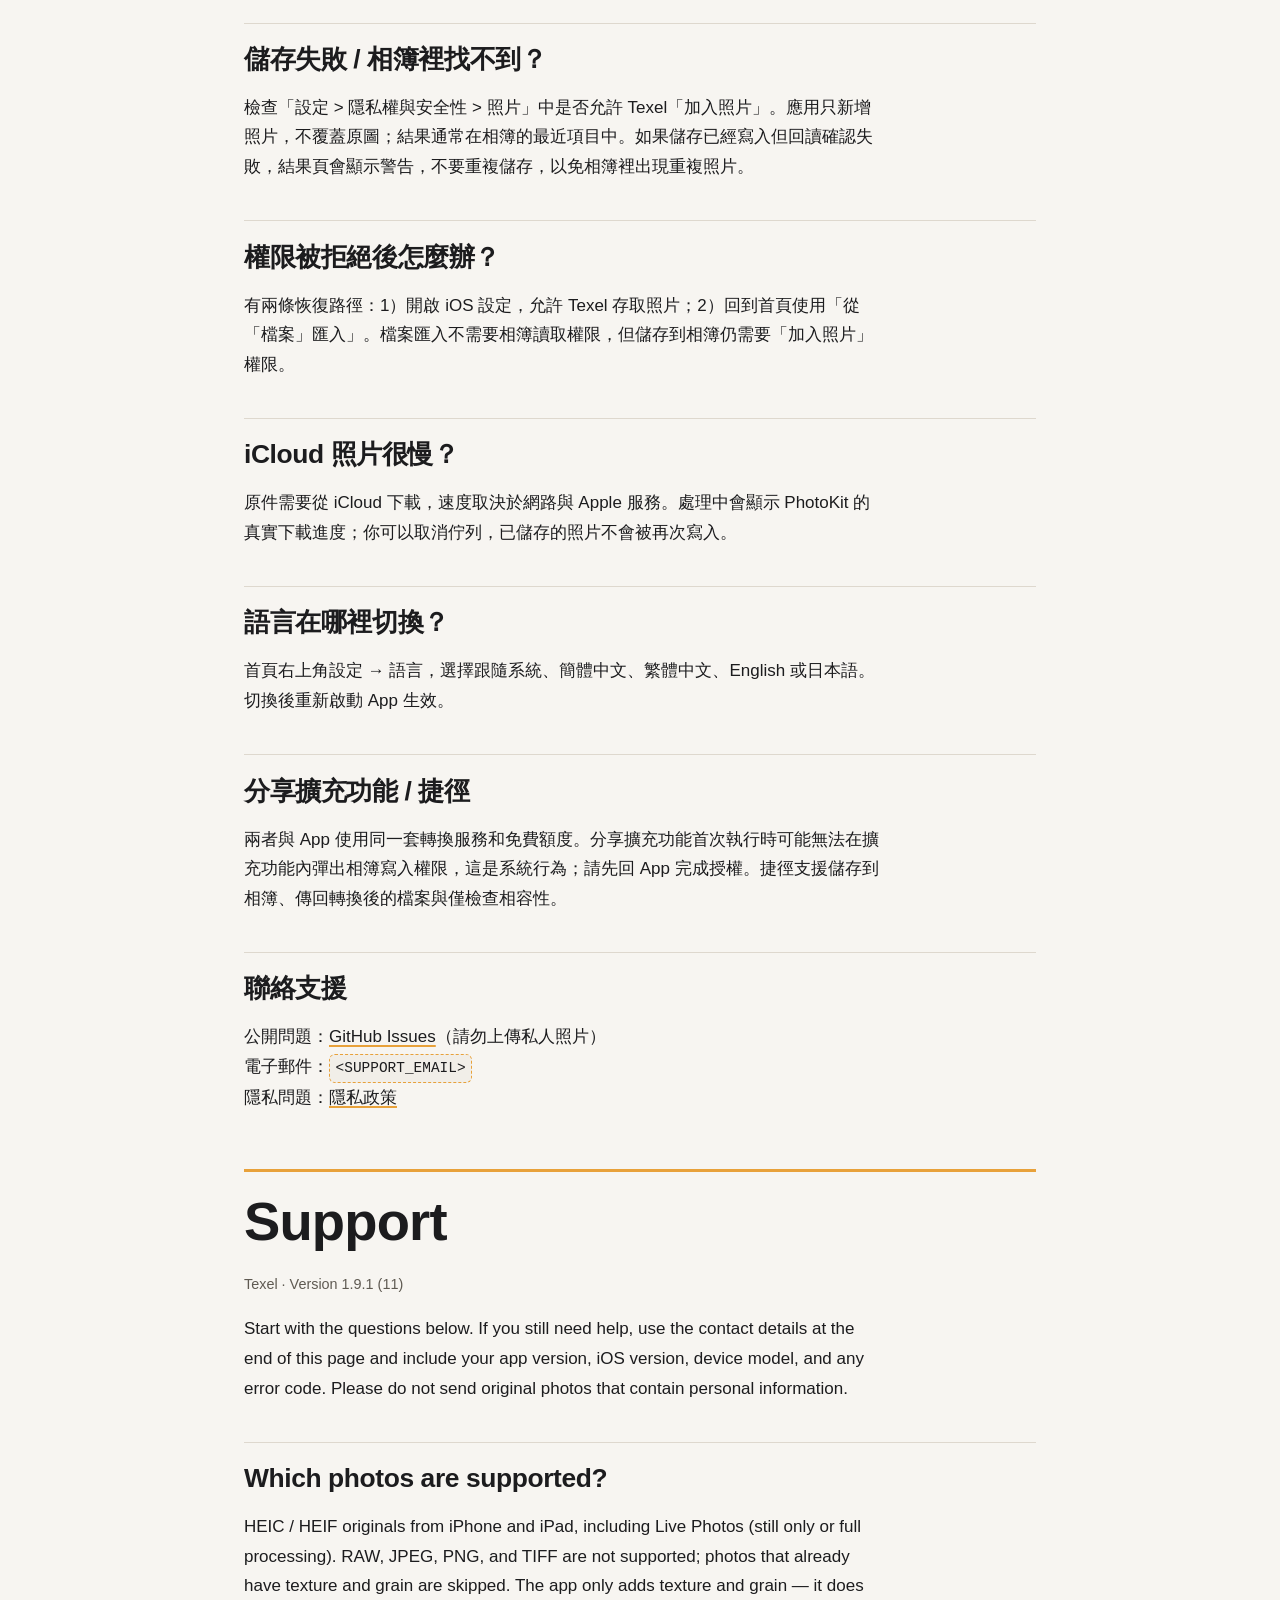
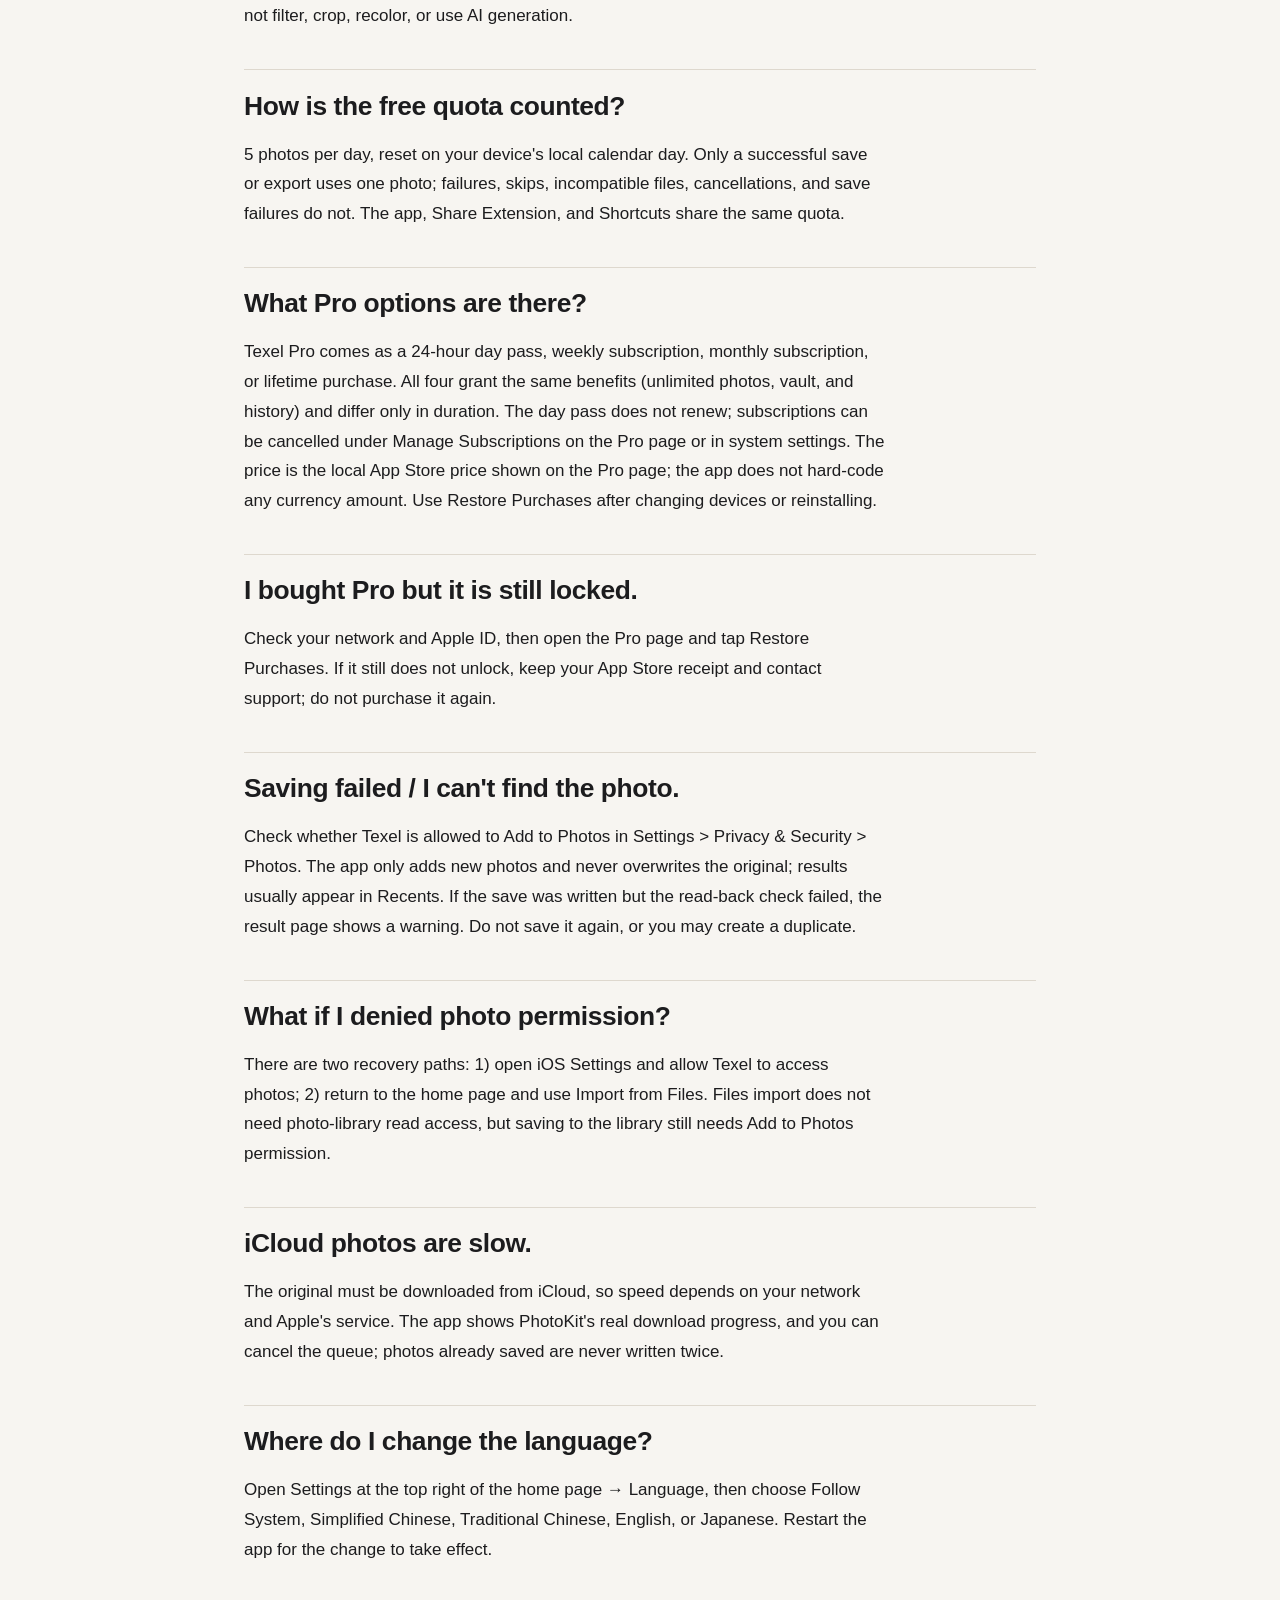
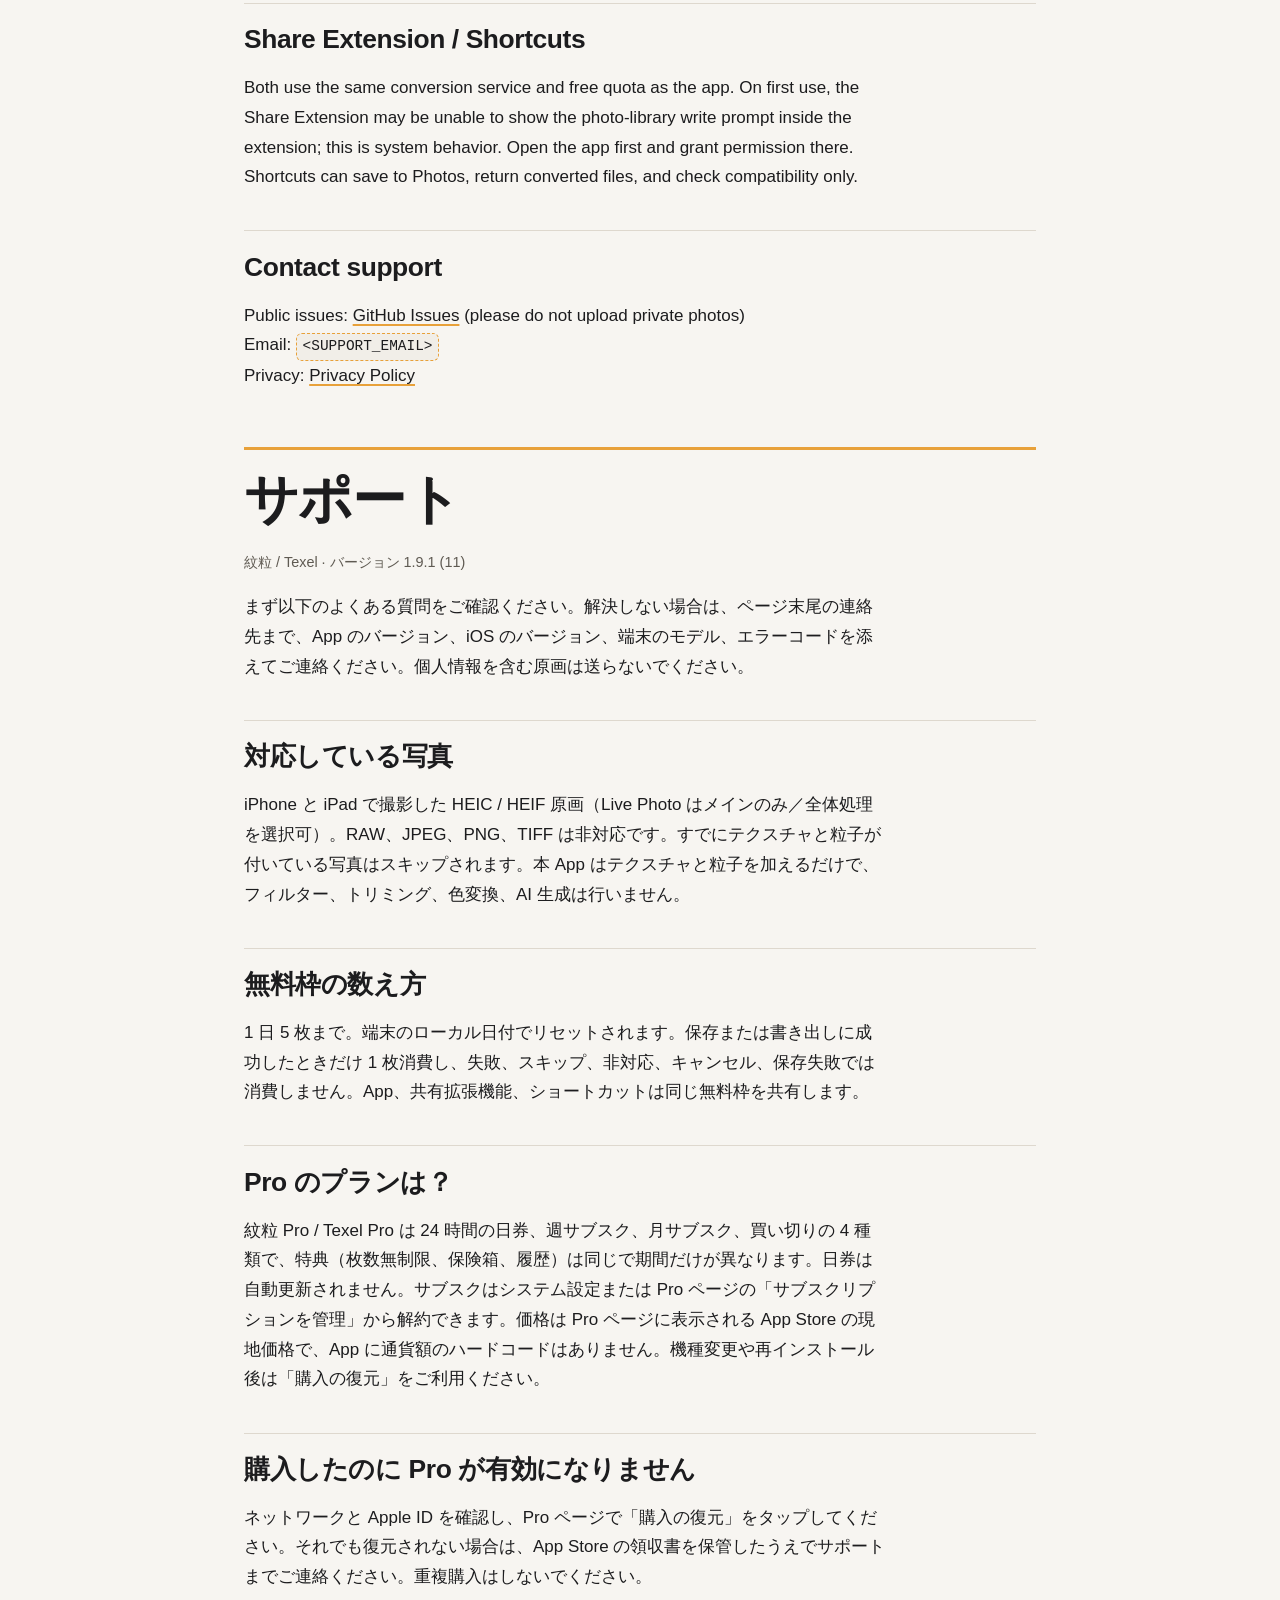
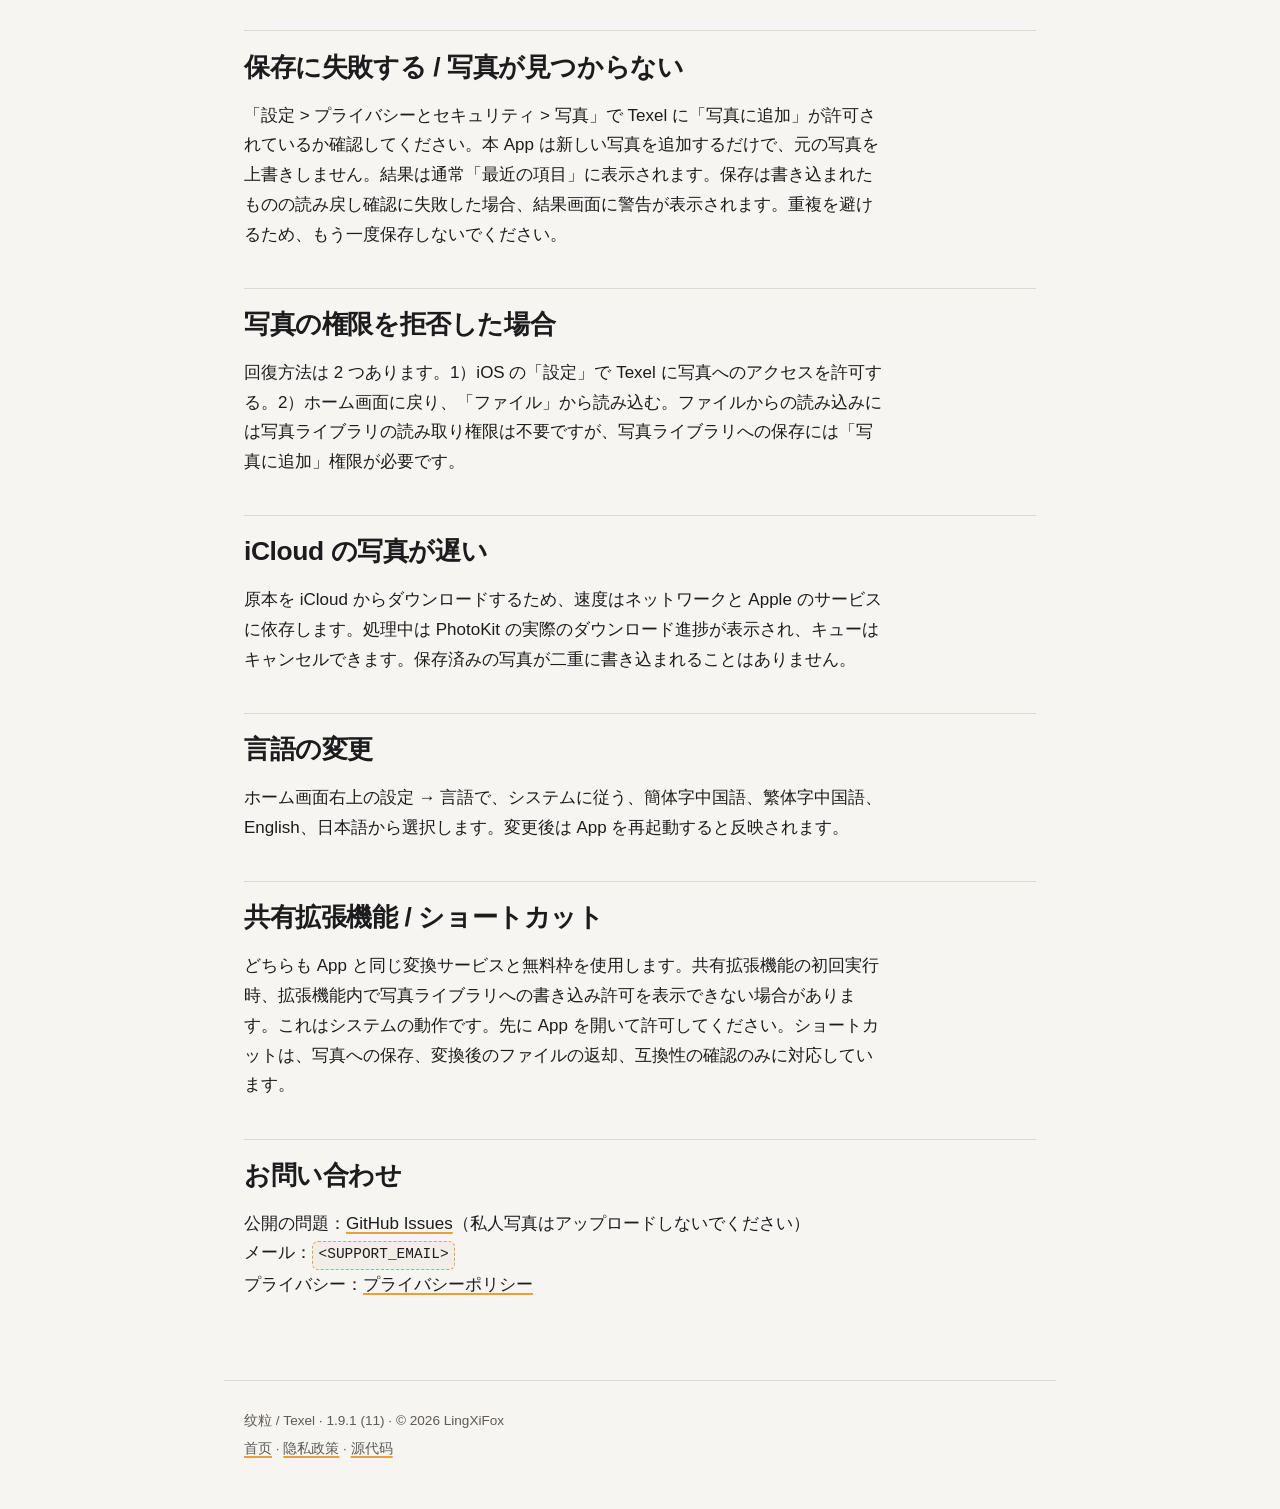
<file: docs/support/index.html>
<!doctype html>
<html lang="zh-Hans">
<head>
  <meta charset="utf-8">
  <meta name="viewport" content="width=device-width, initial-scale=1">
  <meta name="color-scheme" content="light dark">
  <title>技术支持 · 纹粒 / Texel</title>
  <meta name="description" content="纹粒 / Texel 技术支持：照片兼容性、免费额度、Pro 购买、权限恢复与常见问题。">
  <link rel="stylesheet" href="../styles.css">
</head>
<body>
  <a class="skip-link" href="#main">跳到主要内容</a>
  <header class="site-header">
    <a class="brand" href="../">纹粒 <span aria-hidden="true">/</span> Texel</a>
    <nav class="lang-nav" aria-label="语言 / Language">
      <a href="#zh-Hans" lang="zh-Hans">简体</a>
      <a href="#zh-Hant" lang="zh-Hant">繁體</a>
      <a href="#en" lang="en">English</a>
      <a href="#ja" lang="ja">日本語</a>
    </nav>
  </header>

  <main id="main">
    <!-- REPLACE BEFORE PUBLISHING: SUPPORT_EMAIL. -->
    <section class="lang-section" id="zh-Hans" lang="zh-Hans">
      <h1>技术支持</h1>
      <p class="meta">纹粒 / Texel · 版本 1.9.1 (11)</p>
      <p>先看下面的常见问题。若仍未解决，请通过页面底部的联系方式联系，并附上 App 版本、iOS 版本、设备型号与错误码。请勿发送含个人信息的原片。</p>

      <h2>支持哪些照片？</h2>
      <p>iPhone 与 iPad 拍摄的 HEIC / HEIF 原片，含实况照片（可只处理主帧或完整处理）。RAW、JPEG、PNG、TIFF 暂不支持；已经带有纹理与颗粒的照片会被跳过。应用只追加纹理与颗粒，不做滤镜、裁剪、换色或 AI 生成。</p>

      <h2>免费额度怎么计算？</h2>
      <p>每天 5 张，按设备本地自然日重置。只有成功保存或导出才扣 1 张；失败、跳过、不兼容、取消、保存失败都不扣。App、分享扩展与快捷指令共享同一份额度。</p>

      <h2>Pro 有哪些方案？</h2>
      <p>纹粒 Pro / Texel Pro 提供 24 小时日卡、周订阅、月订阅与永久买断四种，权益相同（不限张数、保留保险箱与历史），只是期限不同。日卡不会自动续订；订阅可在系统设置或 Pro 页面「管理订阅」取消。价格以 Pro 页面显示的 App Store 本地价格为准，应用不硬编码任何币种价格。换机或重装后可使用「恢复购买」。</p>

      <h2>购买后没有解锁怎么办？</h2>
      <p>先确认网络与 Apple ID 正常，然后打开 Pro 页面点「恢复购买」。仍未恢复时，请保留 App Store 收据并联系支持；不要重复购买。</p>

      <h2>保存失败 / 相册里找不到？</h2>
      <p>检查「设置 &gt; 隐私与安全性 &gt; 照片」中是否允许 Texel「添加照片」。应用只新增照片，不覆盖原图；结果通常在相册的最近项目中。如果保存已经写入但回读确认失败，结果页会显示警告，不要重复保存，以免相册里出现重复照片。</p>

      <h2>权限被拒绝后怎么办？</h2>
      <p>有两条恢复路径：1）打开 iOS 设置，允许 Texel 访问照片；2）回到首页使用「从「文件」导入」。文件导入不需要相册读取权限，但保存到相册仍需要「添加照片」权限。</p>

      <h2>iCloud 照片很慢？</h2>
      <p>原件需要从 iCloud 下载，速度取决于网络与 Apple 服务。处理中会显示 PhotoKit 的真实下载进度；你可以取消队列，已保存的照片不会被再次写入。</p>

      <h2>语言在哪里切换？</h2>
      <p>首页右上角设置 → 语言，选择跟随系统、简体中文、繁体中文、English 或日本語。切换后重启 App 生效。</p>

      <h2>分享扩展 / 快捷指令</h2>
      <p>两者与 App 使用同一套转换服务和免费额度。分享扩展首次运行时可能无法在扩展内弹出相册写入权限，这是系统行为；请先回 App 完成授权。快捷指令支持保存到相册、返回转换后的文件与仅检查兼容性。</p>

      <h2>联系支持</h2>
      <p>公开问题：<a href="https://github.com/LingXiFox/LingXiStyle/issues">GitHub Issues</a>（请勿上传私人照片）<br>
      邮件：<span class="placeholder">&lt;SUPPORT_EMAIL&gt;</span><br>
      隐私问题：<a href="../privacy/">隐私政策</a></p>
    </section>

    <section class="lang-section" id="zh-Hant" lang="zh-Hant">
      <h1>技術支援</h1>
      <p class="meta">紋粒 / Texel · 版本 1.9.1 (11)</p>
      <p>先看下面的常見問題。若仍未解決，請透過頁面底部的聯絡方式聯絡，並附上 App 版本、iOS 版本、裝置型號與錯誤碼。請勿傳送含個人資料的原片。</p>

      <h2>支援哪些照片？</h2>
      <p>iPhone 與 iPad 拍攝的 HEIC / HEIF 原片，含實況照片（可只處理主幀或完整處理）。RAW、JPEG、PNG、TIFF 暫不支援；已經帶有紋理與顆粒的照片會被跳過。應用只加上紋理與顆粒，不做濾鏡、裁切、換色或 AI 生成。</p>

      <h2>免費額度怎麼計算？</h2>
      <p>每天 5 張，依裝置本地自然日重置。只有成功儲存或匯出才扣 1 張；失敗、跳過、不相容、取消、儲存失敗都不扣。App、分享擴充功能與捷徑共用同一份額度。</p>

      <h2>Pro 有哪些方案？</h2>
      <p>紋粒 Pro / Texel Pro 提供 24 小時日卡、週訂閱、月訂閱與永久買斷四種，權益相同（不限張數、保留保險箱與歷史），只是期限不同。日卡不會自動續訂；訂閱可在系統設定或 Pro 頁面「管理訂閱」取消。價格以 Pro 頁面顯示的 App Store 本地價格為準，應用不硬編碼任何幣種價格。換機或重新安裝後可使用「回復購買」。</p>

      <h2>購買後沒有解鎖怎麼辦？</h2>
      <p>先確認網路與 Apple ID 正常，然後開啟 Pro 頁面點「回復購買」。仍未回復時，請保留 App Store 收據並聯絡支援；不要重複購買。</p>

      <h2>儲存失敗 / 相簿裡找不到？</h2>
      <p>檢查「設定 &gt; 隱私權與安全性 &gt; 照片」中是否允許 Texel「加入照片」。應用只新增照片，不覆蓋原圖；結果通常在相簿的最近項目中。如果儲存已經寫入但回讀確認失敗，結果頁會顯示警告，不要重複儲存，以免相簿裡出現重複照片。</p>

      <h2>權限被拒絕後怎麼辦？</h2>
      <p>有兩條恢復路徑：1）開啟 iOS 設定，允許 Texel 存取照片；2）回到首頁使用「從「檔案」匯入」。檔案匯入不需要相簿讀取權限，但儲存到相簿仍需要「加入照片」權限。</p>

      <h2>iCloud 照片很慢？</h2>
      <p>原件需要從 iCloud 下載，速度取決於網路與 Apple 服務。處理中會顯示 PhotoKit 的真實下載進度；你可以取消佇列，已儲存的照片不會被再次寫入。</p>

      <h2>語言在哪裡切換？</h2>
      <p>首頁右上角設定 → 語言，選擇跟隨系統、簡體中文、繁體中文、English 或日本語。切換後重新啟動 App 生效。</p>

      <h2>分享擴充功能 / 捷徑</h2>
      <p>兩者與 App 使用同一套轉換服務和免費額度。分享擴充功能首次執行時可能無法在擴充功能內彈出相簿寫入權限，這是系統行為；請先回 App 完成授權。捷徑支援儲存到相簿、傳回轉換後的檔案與僅檢查相容性。</p>

      <h2>聯絡支援</h2>
      <p>公開問題：<a href="https://github.com/LingXiFox/LingXiStyle/issues">GitHub Issues</a>（請勿上傳私人照片）<br>
      電子郵件：<span class="placeholder">&lt;SUPPORT_EMAIL&gt;</span><br>
      隱私問題：<a href="../privacy/">隱私政策</a></p>
    </section>

    <section class="lang-section" id="en" lang="en">
      <h1>Support</h1>
      <p class="meta">Texel · Version 1.9.1 (11)</p>
      <p>Start with the questions below. If you still need help, use the contact details at the end of this page and include your app version, iOS version, device model, and any error code. Please do not send original photos that contain personal information.</p>

      <h2>Which photos are supported?</h2>
      <p>HEIC / HEIF originals from iPhone and iPad, including Live Photos (still only or full processing). RAW, JPEG, PNG, and TIFF are not supported; photos that already have texture and grain are skipped. The app only adds texture and grain — it does not filter, crop, recolor, or use AI generation.</p>

      <h2>How is the free quota counted?</h2>
      <p>5 photos per day, reset on your device's local calendar day. Only a successful save or export uses one photo; failures, skips, incompatible files, cancellations, and save failures do not. The app, Share Extension, and Shortcuts share the same quota.</p>

      <h2>What Pro options are there?</h2>
      <p>Texel Pro comes as a 24-hour day pass, weekly subscription, monthly subscription, or lifetime purchase. All four grant the same benefits (unlimited photos, vault, and history) and differ only in duration. The day pass does not renew; subscriptions can be cancelled under Manage Subscriptions on the Pro page or in system settings. The price is the local App Store price shown on the Pro page; the app does not hard-code any currency amount. Use Restore Purchases after changing devices or reinstalling.</p>

      <h2>I bought Pro but it is still locked.</h2>
      <p>Check your network and Apple ID, then open the Pro page and tap Restore Purchases. If it still does not unlock, keep your App Store receipt and contact support; do not purchase it again.</p>

      <h2>Saving failed / I can't find the photo.</h2>
      <p>Check whether Texel is allowed to Add to Photos in Settings &gt; Privacy &amp; Security &gt; Photos. The app only adds new photos and never overwrites the original; results usually appear in Recents. If the save was written but the read-back check failed, the result page shows a warning. Do not save it again, or you may create a duplicate.</p>

      <h2>What if I denied photo permission?</h2>
      <p>There are two recovery paths: 1) open iOS Settings and allow Texel to access photos; 2) return to the home page and use Import from Files. Files import does not need photo-library read access, but saving to the library still needs Add to Photos permission.</p>

      <h2>iCloud photos are slow.</h2>
      <p>The original must be downloaded from iCloud, so speed depends on your network and Apple's service. The app shows PhotoKit's real download progress, and you can cancel the queue; photos already saved are never written twice.</p>

      <h2>Where do I change the language?</h2>
      <p>Open Settings at the top right of the home page → Language, then choose Follow System, Simplified Chinese, Traditional Chinese, English, or Japanese. Restart the app for the change to take effect.</p>

      <h2>Share Extension / Shortcuts</h2>
      <p>Both use the same conversion service and free quota as the app. On first use, the Share Extension may be unable to show the photo-library write prompt inside the extension; this is system behavior. Open the app first and grant permission there. Shortcuts can save to Photos, return converted files, and check compatibility only.</p>

      <h2>Contact support</h2>
      <p>Public issues: <a href="https://github.com/LingXiFox/LingXiStyle/issues">GitHub Issues</a> (please do not upload private photos)<br>
      Email: <span class="placeholder">&lt;SUPPORT_EMAIL&gt;</span><br>
      Privacy: <a href="../privacy/">Privacy Policy</a></p>
    </section>

    <section class="lang-section" id="ja" lang="ja">
      <h1>サポート</h1>
      <p class="meta">紋粒 / Texel · バージョン 1.9.1 (11)</p>
      <p>まず以下のよくある質問をご確認ください。解決しない場合は、ページ末尾の連絡先まで、App のバージョン、iOS のバージョン、端末のモデル、エラーコードを添えてご連絡ください。個人情報を含む原画は送らないでください。</p>

      <h2>対応している写真</h2>
      <p>iPhone と iPad で撮影した HEIC / HEIF 原画（Live Photo はメインのみ／全体処理を選択可）。RAW、JPEG、PNG、TIFF は非対応です。すでにテクスチャと粒子が付いている写真はスキップされます。本 App はテクスチャと粒子を加えるだけで、フィルター、トリミング、色変換、AI 生成は行いません。</p>

      <h2>無料枠の数え方</h2>
      <p>1 日 5 枚まで。端末のローカル日付でリセットされます。保存または書き出しに成功したときだけ 1 枚消費し、失敗、スキップ、非対応、キャンセル、保存失敗では消費しません。App、共有拡張機能、ショートカットは同じ無料枠を共有します。</p>

      <h2>Pro のプランは？</h2>
      <p>紋粒 Pro / Texel Pro は 24 時間の日券、週サブスク、月サブスク、買い切りの 4 種類で、特典（枚数無制限、保険箱、履歴）は同じで期間だけが異なります。日券は自動更新されません。サブスクはシステム設定または Pro ページの「サブスクリプションを管理」から解約できます。価格は Pro ページに表示される App Store の現地価格で、App に通貨額のハードコードはありません。機種変更や再インストール後は「購入の復元」をご利用ください。</p>

      <h2>購入したのに Pro が有効になりません</h2>
      <p>ネットワークと Apple ID を確認し、Pro ページで「購入の復元」をタップしてください。それでも復元されない場合は、App Store の領収書を保管したうえでサポートまでご連絡ください。重複購入はしないでください。</p>

      <h2>保存に失敗する / 写真が見つからない</h2>
      <p>「設定 &gt; プライバシーとセキュリティ &gt; 写真」で Texel に「写真に追加」が許可されているか確認してください。本 App は新しい写真を追加するだけで、元の写真を上書きしません。結果は通常「最近の項目」に表示されます。保存は書き込まれたものの読み戻し確認に失敗した場合、結果画面に警告が表示されます。重複を避けるため、もう一度保存しないでください。</p>

      <h2>写真の権限を拒否した場合</h2>
      <p>回復方法は 2 つあります。1）iOS の「設定」で Texel に写真へのアクセスを許可する。2）ホーム画面に戻り、「ファイル」から読み込む。ファイルからの読み込みには写真ライブラリの読み取り権限は不要ですが、写真ライブラリへの保存には「写真に追加」権限が必要です。</p>

      <h2>iCloud の写真が遅い</h2>
      <p>原本を iCloud からダウンロードするため、速度はネットワークと Apple のサービスに依存します。処理中は PhotoKit の実際のダウンロード進捗が表示され、キューはキャンセルできます。保存済みの写真が二重に書き込まれることはありません。</p>

      <h2>言語の変更</h2>
      <p>ホーム画面右上の設定 → 言語で、システムに従う、簡体字中国語、繁体字中国語、English、日本語から選択します。変更後は App を再起動すると反映されます。</p>

      <h2>共有拡張機能 / ショートカット</h2>
      <p>どちらも App と同じ変換サービスと無料枠を使用します。共有拡張機能の初回実行時、拡張機能内で写真ライブラリへの書き込み許可を表示できない場合があります。これはシステムの動作です。先に App を開いて許可してください。ショートカットは、写真への保存、変換後のファイルの返却、互換性の確認のみに対応しています。</p>

      <h2>お問い合わせ</h2>
      <p>公開の問題：<a href="https://github.com/LingXiFox/LingXiStyle/issues">GitHub Issues</a>（私人写真はアップロードしないでください）<br>
      メール：<span class="placeholder">&lt;SUPPORT_EMAIL&gt;</span><br>
      プライバシー：<a href="../privacy/">プライバシーポリシー</a></p>
    </section>
  </main>

  <footer class="site-footer">
    <p>纹粒 / Texel · 1.9.1 (11) · © 2026 LingXiFox</p>
    <p><a href="../">首页</a> · <a href="../privacy/">隐私政策</a> · <a href="https://github.com/LingXiFox/LingXiStyle">源代码</a></p>
  </footer>
</body>
</html>
</file>
<file: docs/styles.css>
:root {
  color-scheme: light dark;
  --bg: #f7f5f1;
  --surface: #ffffff;
  --surface-alt: #f1eee8;
  --text: #1c1c1e;
  --muted: #5f5a52;
  --line: #ded8ce;
  --accent: #e8a13a;
  --accent-ink: #3a2408;
  --focus: #1f6feb;
  --radius: 16px;
  --measure: 52rem;
}

@media (prefers-color-scheme: dark) {
  :root {
    --bg: #141312;
    --surface: #1f1e1c;
    --surface-alt: #2c2c2e;
    --text: #f5f2ec;
    --muted: #c4bdb1;
    --line: #3a3733;
    --accent: #e8a13a;
    --accent-ink: #1c1204;
    --focus: #8ab4ff;
  }
}

* { box-sizing: border-box; }

html {
  scroll-behavior: smooth;
  -webkit-text-size-adjust: 100%;
}

body {
  margin: 0;
  background: var(--bg);
  color: var(--text);
  font-family: -apple-system, BlinkMacSystemFont, "Segoe UI", "Hiragino Sans",
    "Noto Sans CJK SC", "Noto Sans CJK TC", "Microsoft YaHei", sans-serif;
  line-height: 1.75;
  font-size: 17px;
}

a {
  color: inherit;
  text-decoration-color: var(--accent);
  text-decoration-thickness: 2px;
  text-underline-offset: 3px;
}

a:hover { color: var(--accent-ink); background: var(--accent); }

a:focus-visible,
button:focus-visible {
  outline: 3px solid var(--focus);
  outline-offset: 3px;
}

.site-header {
  display: flex;
  flex-wrap: wrap;
  gap: 1rem;
  align-items: center;
  justify-content: space-between;
  max-width: var(--measure);
  margin: 0 auto;
  padding: 1.25rem 1.25rem 1rem;
}

.brand {
  font-weight: 800;
  letter-spacing: 0.01em;
  text-decoration: none;
  font-size: 1.1rem;
}

.brand span { color: var(--accent); }

.lang-nav {
  display: flex;
  flex-wrap: wrap;
  gap: 0.4rem;
  font-size: 0.85rem;
}

.lang-nav a {
  padding: 0.25rem 0.65rem;
  border: 1px solid var(--line);
  border-radius: 999px;
  text-decoration: none;
  background: var(--surface);
}

main {
  max-width: var(--measure);
  margin: 0 auto;
  padding: 0 1.25rem 4rem;
}

.hero {
  padding: 3rem 0 2rem;
}

.eyebrow {
  margin: 0 0 0.75rem;
  color: var(--muted);
  font-size: 0.9rem;
  letter-spacing: 0.08em;
  text-transform: uppercase;
}

h1, h2, h3 {
  line-height: 1.25;
  letter-spacing: -0.015em;
}

h1 {
  font-size: clamp(2rem, 6vw, 3.4rem);
  margin: 0 0 1rem;
}

h2 {
  font-size: clamp(1.3rem, 3vw, 1.65rem);
  margin: 2.4rem 0 0.75rem;
  padding-top: 1.2rem;
  border-top: 1px solid var(--line);
}

h3 {
  font-size: 1.08rem;
  margin: 1.6rem 0 0.4rem;
}

p, li { max-width: 68ch; }

ul, ol { padding-left: 1.4rem; }

li + li { margin-top: 0.35rem; }

.lede {
  font-size: clamp(1.1rem, 2.4vw, 1.3rem);
  color: var(--muted);
  max-width: 60ch;
}

.card-grid {
  display: grid;
  grid-template-columns: repeat(auto-fit, minmax(16rem, 1fr));
  gap: 1rem;
  margin: 1.5rem 0;
}

.card {
  display: block;
  padding: 1.35rem;
  background: var(--surface);
  border: 1px solid var(--line);
  border-radius: var(--radius);
  text-decoration: none;
}

.card:hover {
  border-color: var(--accent);
  background: var(--surface);
  color: var(--text);
}

.card h2 {
  border: 0;
  margin: 0 0 0.4rem;
  padding: 0;
  font-size: 1.15rem;
}

.card p {
  margin: 0;
  color: var(--muted);
  font-size: 0.95rem;
}

.lang-section {
  scroll-margin-top: 1rem;
  padding-top: 1rem;
}

.lang-section + .lang-section {
  margin-top: 3.5rem;
  border-top: 3px solid var(--accent);
}

.meta {
  color: var(--muted);
  font-size: 0.9rem;
}

.callout {
  background: var(--surface-alt);
  border-left: 4px solid var(--accent);
  border-radius: 0 var(--radius) var(--radius) 0;
  padding: 1rem 1.2rem;
  margin: 1.5rem 0;
}

.callout p:first-child { margin-top: 0; }
.callout p:last-child { margin-bottom: 0; }

.placeholder {
  display: inline-block;
  padding: 0.05rem 0.35rem;
  border: 1px dashed var(--accent);
  border-radius: 6px;
  background: var(--surface-alt);
  font-family: ui-monospace, SFMono-Regular, Menlo, Consolas, monospace;
  font-size: 0.85em;
  word-break: break-all;
}

table {
  width: 100%;
  border-collapse: collapse;
  margin: 1rem 0;
  font-size: 0.95rem;
}

th, td {
  text-align: left;
  vertical-align: top;
  padding: 0.65rem 0.7rem;
  border-bottom: 1px solid var(--line);
}

th { background: var(--surface-alt); }

code {
  font-family: ui-monospace, SFMono-Regular, Menlo, Consolas, monospace;
  font-size: 0.9em;
  background: var(--surface-alt);
  padding: 0.1em 0.3em;
  border-radius: 5px;
}

.site-footer {
  max-width: var(--measure);
  margin: 0 auto;
  padding: 1.5rem 1.25rem 3rem;
  border-top: 1px solid var(--line);
  color: var(--muted);
  font-size: 0.85rem;
}

.site-footer p { margin: 0.25rem 0; }

.skip-link {
  position: absolute;
  left: -999px;
  top: 0;
  background: var(--accent);
  color: var(--accent-ink);
  padding: 0.5rem 0.8rem;
  z-index: 10;
}

.skip-link:focus { left: 1rem; top: 1rem; }

@media (max-width: 40rem) {
  body { font-size: 16px; }
  .site-header { align-items: flex-start; }
  table, thead, tbody, th, td, tr { display: block; }
  thead { position: absolute; width: 1px; height: 1px; overflow: hidden; clip: rect(0 0 0 0); }
  tr { padding: 0.6rem 0; border-bottom: 1px solid var(--line); }
  th, td { border: 0; padding: 0.2rem 0; }
  td::before { content: attr(data-label); display: block; color: var(--muted); font-size: 0.8rem; }
}

@media (prefers-reduced-motion: reduce) {
  html { scroll-behavior: auto; }
}
</file>
